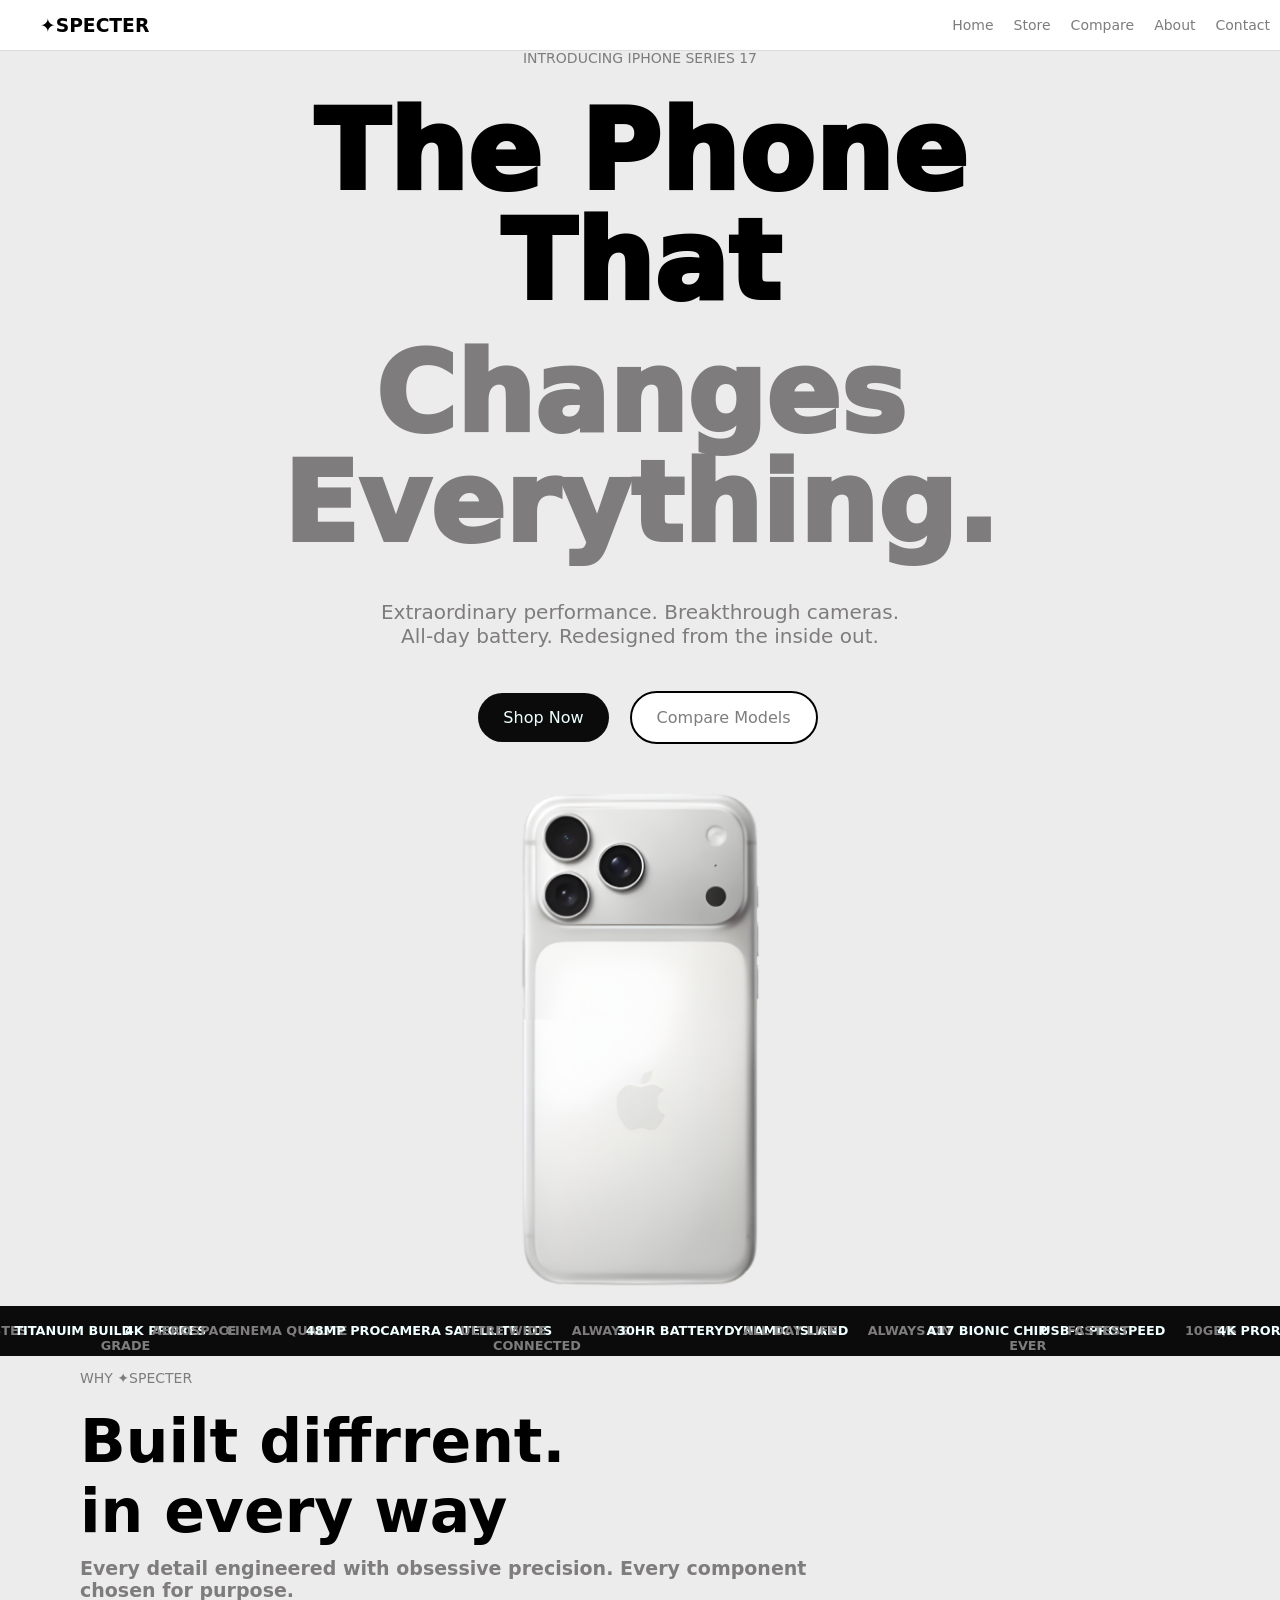
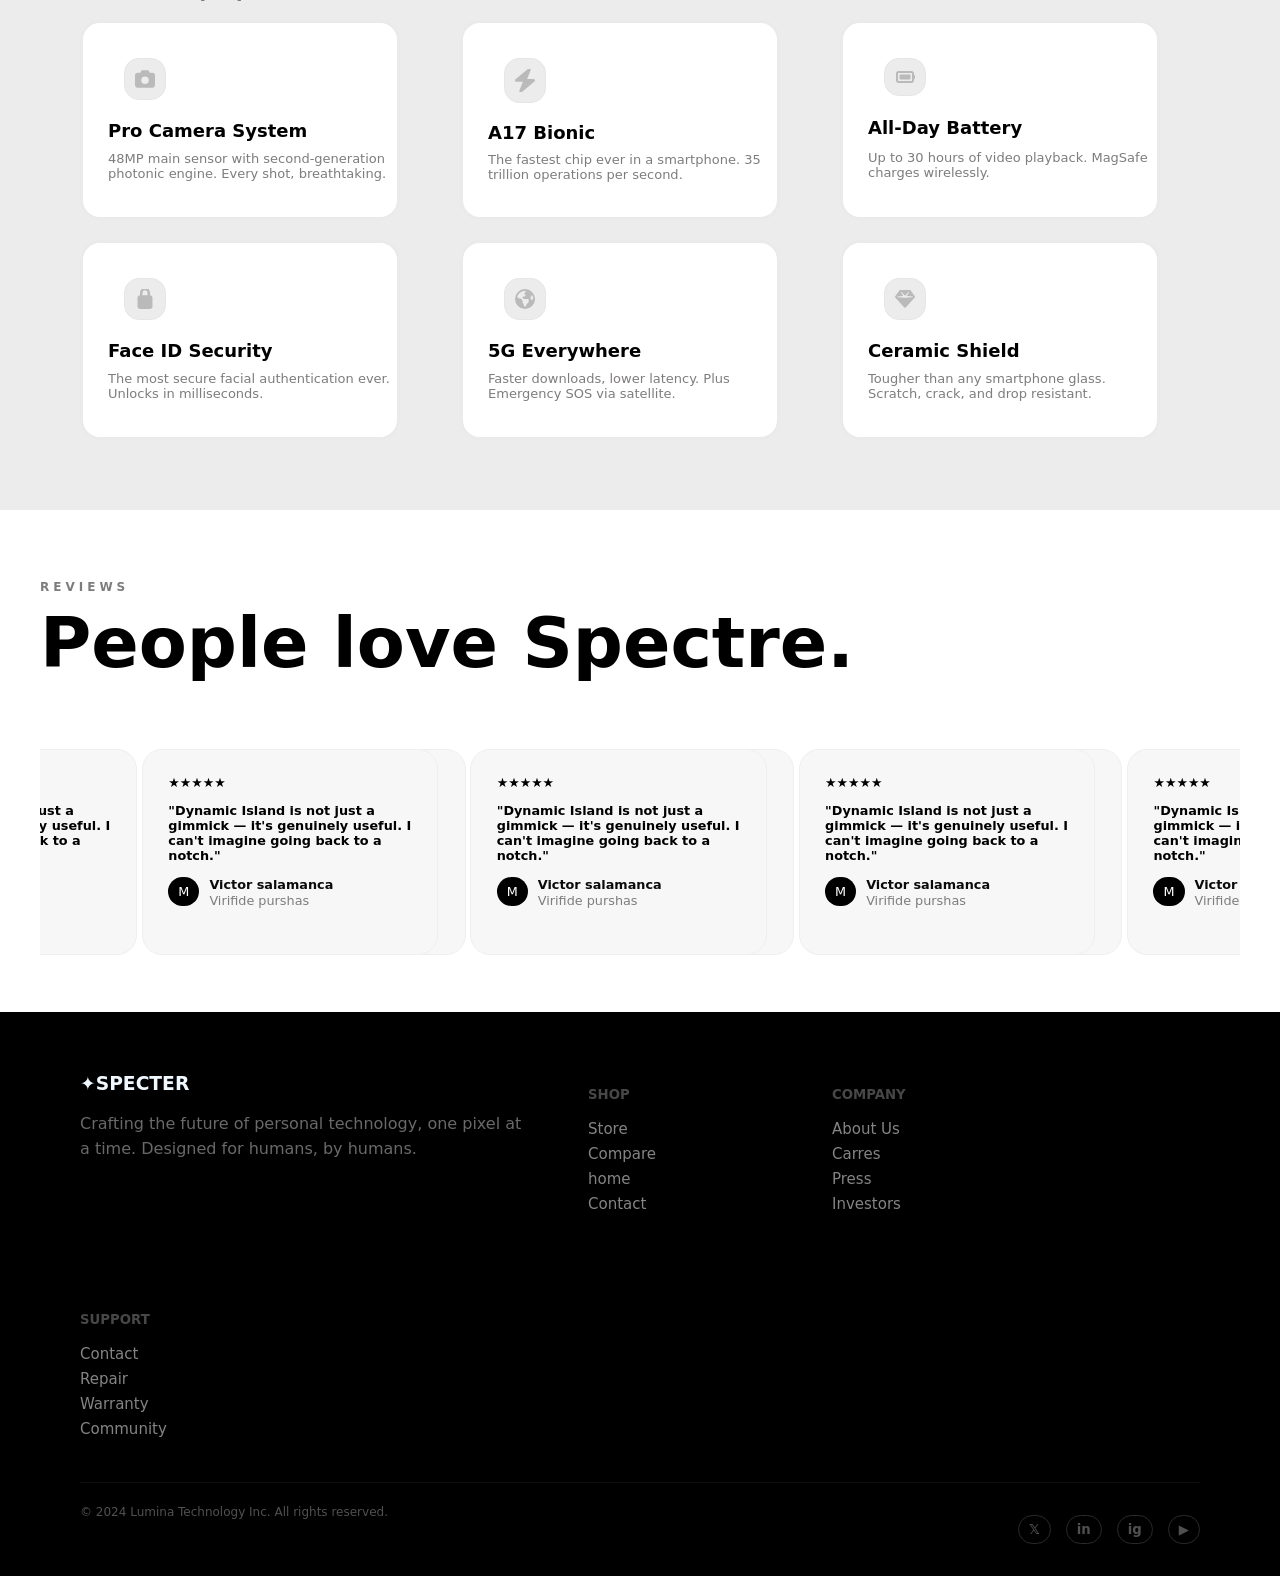
<file: index.html>
<!DOCTYPE html>
<html lang="en">
<head>
    <meta charset="UTF-8">
    <meta name="viewport" content="width=device-width, initial-scale=1.0">
    <title>Document</title>
    <link rel="stylesheet" href="style.css">
</head>
<body>
    <nav>
        <div>
            <h3>✦SPECTER</h3>
        </div>
        <div>
            <ul>
                <li><a href="index.html">Home</a></li>
                <li><a href="iphone2.html">Store</a></li>
                <li><a href="camparer.html">Compare</a></li>
                <li><a href="abot.html">About</a></li>
                <li><a href="#">Contact</a></li>
            </ul>
        </div>
    </nav>
    <section class="sec">
        <h3>INTRODUCING IPHONE SERIES 17</h3>
        <h1>The Phone<br> That </h1>
        <h1 class="h11" style="color: #7e7c7c;">Changes<br> Everything.</h1>
        <p>Extraordinary performance. Breakthrough cameras.<br> 
        All-day battery. Redesigned from the inside out.</p>
        <div>
            <a class="bb" style="color: azure;" href="">Shop Now</a>
            <a class="ww"  href="">Compare Models</a>
        </div>
        <img width="700px" src="apple-iphone-17-pro-max-apple-a19-pro-3-nm-17-pro-max-silber-silber-guenstig-gebraucht-kaufen-01-removebg-preview_upscayl_5x_upscayl-standard-4x.png" alt="">
    </section>
    
  <div class="carousel">
    <div class="groop">
        <h3>TITANUIM BUILD <span>AEROSPACE GRADE</span></h3>    
        <h3>48MP PROCAMERA <span>ULTRE WIDE</span></h3>    
        <h3>30HR BATTERY <span>ALL DAY LIFE</span></h3>    
        <h3>A17 BIONIC CHIP <span>FASTEST EVER</span></h3>    
        <h3>4K PRORES <span>CINEMA QUALITE</span></h3>    
        <h3>SATELLITE SOS <span>ALWAYS CONNECTED</span></h3>    
        <h3>DYNAMIC ISLAND <span>ALWAYS ON</span></h3>    
        <h3>USB-C PROSPEED <span>10GB/S</span></h3>    
         
    </div>
     <div aria-hidden class="groop">
        <h3>TITANUIM BUILD <span>AEROSPACE GRADE</span></h3>    
        <h3>48MP PROCAMERA <span>ULTRE WIDE</span></h3>    
        <h3>30HR BATTERY <span>ALL DAY LIFE</span></h3>    
        <h3>A17 BIONIC CHIP <span>FASTEST EVER</span></h3>    
        <h3>4K PRORES <span>CINEMA QUALITE</span></h3>    
        <h3>SATELLITE SOS <span>ALWAYS CONNECTED</span></h3>    
        <h3>DYNAMIC ISLAND <span>ALWAYS ON</span></h3>    
        <h3>USB-C PROSPEED <span>10GB/S</span></h3>    
       
     </div>
  </div>
  <section class="why">
    <h3>WHY ✦SPECTER</h3>
    <h1>Built diffrrent.<br>in every way</h1>
    <p>Every detail engineered with obsessive precision. Every component <br> chosen for purpose.</p>
</section>
<div class="cont">
    <div><svg width="20px" xmlns="http://www.w3.org/2000/svg" viewBox="0 0 512 512"><path fill="rgb(186, 186, 186)" d="M149.1 64.8L138.7 96 64 96C28.7 96 0 124.7 0 160L0 416c0 35.3 28.7 64 64 64l384 0c35.3 0 64-28.7 64-64l0-256c0-35.3-28.7-64-64-64l-74.7 0-10.4-31.2C356.4 45.2 338.1 32 317.4 32L194.6 32c-20.7 0-39 13.2-45.5 32.8zM256 192a96 96 0 1 1 0 192 96 96 0 1 1 0-192z"/></svg>
    <h3>Pro Camera System</h3>
    <p>48MP main sensor with second-generation photonic engine. Every shot, breathtaking.</p>
    </div>
    <div><svg width="20px" xmlns="http://www.w3.org/2000/svg" viewBox="0 0 448 512"><path fill="rgb(186, 186, 186)" d="M338.8-9.9c11.9 8.6 16.3 24.2 10.9 37.8L271.3 224 416 224c13.5 0 25.5 8.4 30.1 21.1s.7 26.9-9.6 35.5l-288 240c-11.3 9.4-27.4 9.9-39.3 1.3s-16.3-24.2-10.9-37.8L176.7 288 32 288c-13.5 0-25.5-8.4-30.1-21.1s-.7-26.9 9.6-35.5l288-240c11.3-9.4 27.4-9.9 39.3-1.3z"/></svg>
    <h3>A17 Bionic</h3>
    <p>The fastest chip ever in a smartphone. 35 trillion operations per second.</p>
    </div>
    <div><svg width="20px" xmlns="http://www.w3.org/2000/svg" viewBox="0 0 640 512"><path fill="rgb(186, 186, 186)" d="M528 128c8.8 0 16 7.2 16 16l0 224c0 8.8-7.2 16-16 16l-416 0c-8.8 0-16-7.2-16-16l0-224c0-8.8 7.2-16 16-16l416 0zM112 64c-44.2 0-80 35.8-80 80l0 224c0 44.2 35.8 80 80 80l416 0c44.2 0 80-35.8 80-80l0-48c17.7 0 32-14.3 32-32l0-64c0-17.7-14.3-32-32-32l0-48c0-44.2-35.8-80-80-80L112 64zm56 112c-13.3 0-24 10.7-24 24l0 112c0 13.3 10.7 24 24 24l304 0c13.3 0 24-10.7 24-24l0-112c0-13.3-10.7-24-24-24l-304 0z"/></svg>
    <h3>All-Day Battery</h3>
    <p>Up to 30 hours of video playback. MagSafe charges wirelessly.</p>
    </div>
    <div><svg width="20px" height="20px" xmlns="http://www.w3.org/2000/svg" viewBox="0 0 384 512"><path fill="rgb(186, 186, 186)" d="M128 96l0 64 128 0 0-64c0-35.3-28.7-64-64-64s-64 28.7-64 64zM64 160l0-64C64 25.3 121.3-32 192-32S320 25.3 320 96l0 64c35.3 0 64 28.7 64 64l0 224c0 35.3-28.7 64-64 64L64 512c-35.3 0-64-28.7-64-64L0 224c0-35.3 28.7-64 64-64z"/></svg>
    <h3>Face ID Security</h3>
    <p>The most secure facial authentication ever. Unlocks in milliseconds.</p>
    </div>
    <div><svg width="20px" xmlns="http://www.w3.org/2000/svg" viewBox="0 0 512 512"><path fill="rgb(186, 186, 186)" d="M55.7 199.7l30.9 30.9c6 6 14.1 9.4 22.6 9.4l21.5 0c8.5 0 16.6 3.4 22.6 9.4l29.3 29.3c6 6 9.4 14.1 9.4 22.6l0 37.5c0 8.5 3.4 16.6 9.4 22.6l13.3 13.3c6 6 9.4 14.1 9.4 22.6l0 18.7c0 17.7 14.3 32 32 32s32-14.3 32-32l0-2.7c0-8.5 3.4-16.6 9.4-22.6l45.3-45.3c6-6 9.4-14.1 9.4-22.6l0-34.7c0-17.7-14.3-32-32-32l-82.7 0c-8.5 0-16.6-3.4-22.6-9.4l-16-16c-4.2-4.2-6.6-10-6.6-16 0-12.5 10.1-22.6 22.6-22.6l34.7 0c12.5 0 22.6-10.1 22.6-22.6 0-6-2.4-11.8-6.6-16l-19.7-19.7C242 130 240 125.1 240 120s2-10 5.7-13.7l17.3-17.3c5.8-5.8 9.1-13.7 9.1-21.9 0-7.2-2.4-13.7-6.4-18.9-3.2-.1-6.4-.2-9.6-.2-95.4 0-175.7 64.2-200.3 151.7zM464 256c0-34.6-8.4-67.2-23.4-95.8-6.4 .9-12.7 3.9-17.9 9.1l-13.4 13.4c-6 6-9.4 14.1-9.4 22.6l0 34.7c0 17.7 14.3 32 32 32l24.1 0c2.5 0 5-.3 7.3-.8 .4-5 .5-10.1 .5-15.2zM0 256a256 256 0 1 1 512 0 256 256 0 1 1 -512 0z"/></svg>
    <h3>5G Everywhere</h3>
    <p>Faster downloads, lower latency. Plus Emergency SOS via satellite.</p>
    </div>
    <div><svg width="20px" xmlns="http://www.w3.org/2000/svg" viewBox="0 0 512 512"><path fill="rgb(186, 186, 186)" d="M116.7 33.8c4.5-6.1 11.7-9.8 19.3-9.8l240 0c7.6 0 14.8 3.6 19.3 9.8l112 152c6.8 9.2 6.1 21.9-1.5 30.4l-232 256c-4.5 5-11 7.9-17.8 7.9s-13.2-2.9-17.8-7.9l-232-256c-7.7-8.5-8.3-21.2-1.5-30.4l112-152zm38.5 39.8c-3.3 2.5-4.2 7-2.1 10.5L210.5 179.8 63.3 192c-4.1 .3-7.3 3.8-7.3 8s3.2 7.6 7.3 8l192 16c.4 0 .9 0 1.3 0l192-16c4.1-.3 7.3-3.8 7.3-8s-3.2-7.6-7.3-8l-147.2-12.3 57.4-95.6c2.1-3.5 1.2-8.1-2.1-10.5s-7.9-2-10.7 1L256 172.2 165.9 74.6c-2.8-3-7.4-3.4-10.7-1z"/></svg>
    <h3>Ceramic Shield</h3>
    <p>Tougher than any smartphone glass. Scratch, crack, and drop resistant.</p>
    </div>
</div>
    <section class="REV">
        <div class="pp">
            <h5>REVIEWS</h5>
            <h1>People love Spectre.</h1>
        </div>
         <div class="carousel2">
    <div class="groop2">
        <div class="co">★★★★★
            <p>"Dynamic Island is not just a gimmick — it's genuinely useful. I can't imagine going back to a notch."</p>
            <div class="peo"><div><span>M</span></div><div class="nam"><h4>Victor salamanca</h4>Virifide purshas</div></div>
        </div>
        <div class="co">★★★★★
            <p>"Dynamic Island is not just a gimmick — it's genuinely useful. I can't imagine going back to a notch."</p>
            <div class="peo"><div><span>M</span></div><div class="nam"><h4>Victor salamanca</h4>Virifide purshas</div></div>
        </div>
        <div class="co">★★★★★
            <p>"Dynamic Island is not just a gimmick — it's genuinely useful. I can't imagine going back to a notch."</p>
            <div class="peo"><div><span>M</span></div><div class="nam"><h4>Victor salamanca</h4>Virifide purshas</div></div>
        </div>
        <div class="co">★★★★★
            <p>"Dynamic Island is not just a gimmick — it's genuinely useful. I can't imagine going back to a notch."</p>
            <div class="peo"><div><span>M</span></div><div class="nam"><h4>Victor salamanca</h4>Virifide purshas</div></div>
        </div>
        <div class="co">★★★★★
            <p>"Dynamic Island is not just a gimmick — it's genuinely useful. I can't imagine going back to a notch."</p>
            <div class="peo"><div><span>M</span></div><div class="nam"><h4>Victor salamanca</h4>Virifide purshas</div></div>
        </div>
        <div class="co">★★★★★
            <p>"Dynamic Island is not just a gimmick — it's genuinely useful. I can't imagine going back to a notch."</p>
            <div class="peo"><div><span>M</span></div><div class="nam"><h4>Victor salamanca</h4>Virifide purshas</div></div>
        </div>
        <div class="co">★★★★★
            <p>"Dynamic Island is not just a gimmick — it's genuinely useful. I can't imagine going back to a notch."</p>
            <div class="peo"><div><span>M</span></div><div class="nam"><h4>Victor salamanca</h4>Virifide purshas</div></div>
        </div>
        <div class="co">★★★★★
            <p>"Dynamic Island is not just a gimmick — it's genuinely useful. I can't imagine going back to a notch."</p>
            <div class="peo"><div><span>M</span></div><div class="nam"><h4>Victor salamanca</h4>Virifide purshas</div></div>
        </div>
         
    </div>
     <div aria-hidden class="groop2">
      <div class="co">★★★★★
            <p>"Dynamic Island is not just a gimmick — it's genuinely useful. I can't imagine going back to a notch."</p>
            <div class="peo"><div><span>M</span></div><div class="nam"><h4>Victor salamanca</h4>Virifide purshas</div></div>
        </div>
        <div class="co">★★★★★
            <p>"Dynamic Island is not just a gimmick — it's genuinely useful. I can't imagine going back to a notch."</p>
            <div class="peo"><div><span>M</span></div><div class="nam"><h4>Victor salamanca</h4>Virifide purshas</div></div>
        </div>
        <div class="co">★★★★★
            <p>"Dynamic Island is not just a gimmick — it's genuinely useful. I can't imagine going back to a notch."</p>
            <div class="peo"><div><span>M</span></div><div class="nam"><h4>Victor salamanca</h4>Virifide purshas</div></div>
        </div>
        <div class="co">★★★★★
            <p>"Dynamic Island is not just a gimmick — it's genuinely useful. I can't imagine going back to a notch."</p>
            <div class="peo"><div><span>M</span></div><div class="nam"><h4>Victor salamanca</h4>Virifide purshas</div></div>
        </div>
        <div class="co">★★★★★
            <p>"Dynamic Island is not just a gimmick — it's genuinely useful. I can't imagine going back to a notch."</p>
            <div class="peo"><div><span>M</span></div><div class="nam"><h4>Victor salamanca</h4>Virifide purshas</div></div>
        </div>
        <div class="co">★★★★★
            <p>"Dynamic Island is not just a gimmick — it's genuinely useful. I can't imagine going back to a notch."</p>
            <div class="peo"><div><span>M</span></div><div class="nam"><h4>Victor salamanca</h4>Virifide purshas</div></div>
        </div>
        <div class="co">★★★★★
            <p>"Dynamic Island is not just a gimmick — it's genuinely useful. I can't imagine going back to a notch."</p>
            <div class="peo"><div><span>M</span></div><div class="nam"><h4>Victor salamanca</h4>Virifide purshas</div></div>
        </div>
        <div class="co">★★★★★
            <p>"Dynamic Island is not just a gimmick — it's genuinely useful. I can't imagine going back to a notch."</p>
            <div class="peo"><div><span>M</span></div><div class="nam"><h4>Victor salamanca</h4>Virifide purshas</div></div>
        </div>
       
     </div>
  </div>
</section>
<footer>
    <div class="main">

        <div class="inf" style="width: 40%;color: aliceblue;">
            <h3 style="margin-bottom: -1px;">✦SPECTER</h3>
            <p style="color: dimgrey;">Crafting the future of personal technology,
                 one pixel at a time. Designed for humans, by humans.</p>
        </div>
        <div class="inf" style="margin-left: 40px;">
            <h5>SHOP</h5>
            <a href="">Store</a>
            <a href="">Compare</a>
            <a href="">home</a>
            <a href="">Contact</a>
        </div>
        <div class="inf">
            <h5>COMPANY</h5>
            <a href="">About Us</a>
            <a href="">Carres</a>
            <a href="">Press</a>
            <a href="">Investors</a>
        </div>
        <div class="inf">
            <h5>SUPPORT</h5>
            <a href="">Contact</a>
            <a href="">Repair</a>
            <a href="">Warranty</a>
            <a href="">Community</a>
        </div>
    </div>
    <div class="smal">
        <p>© 2024 Lumina Technology Inc. All rights reserved.</p>
        <div class="na">
            <h5>𝕏</h5>
            <h5>in</h5>
            <h5>ig</h5>
            <h5>▶</h5>
        </div>
    </div>
</footer>
</body>
</html>
</file>
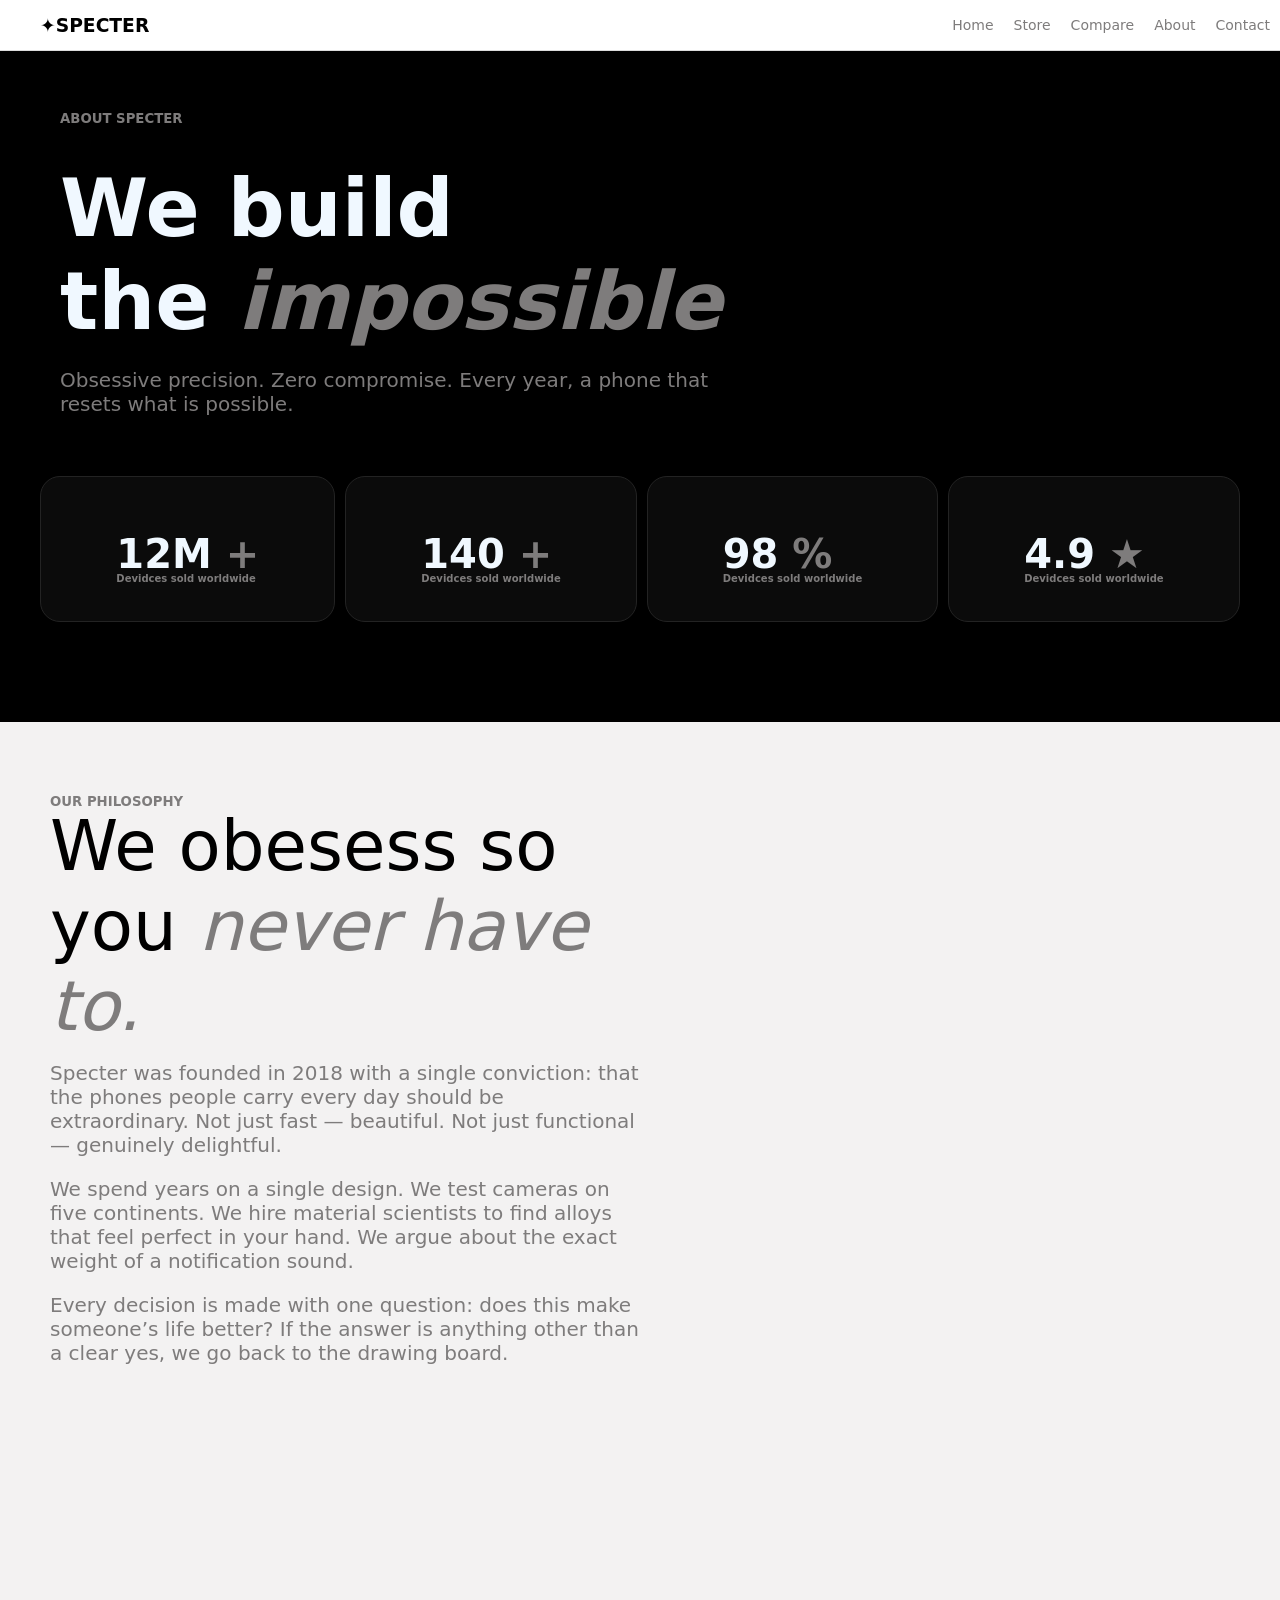
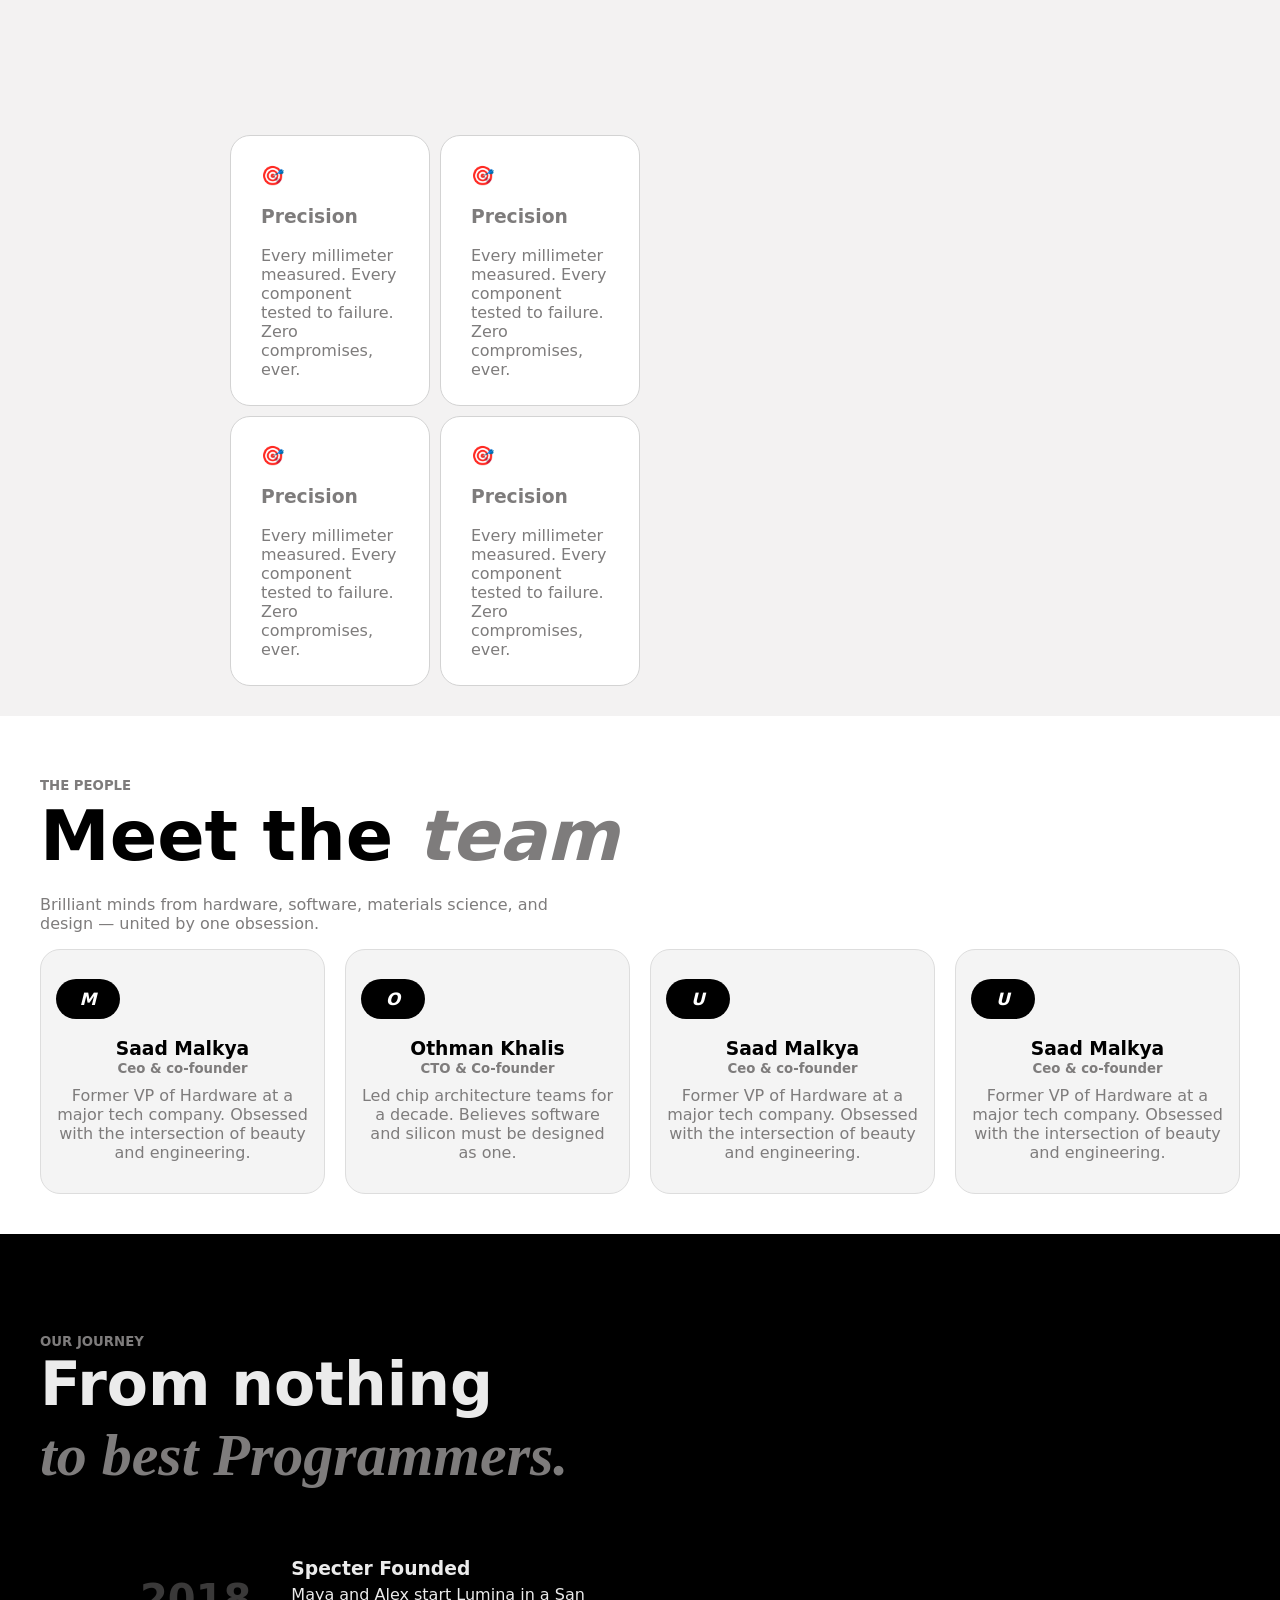
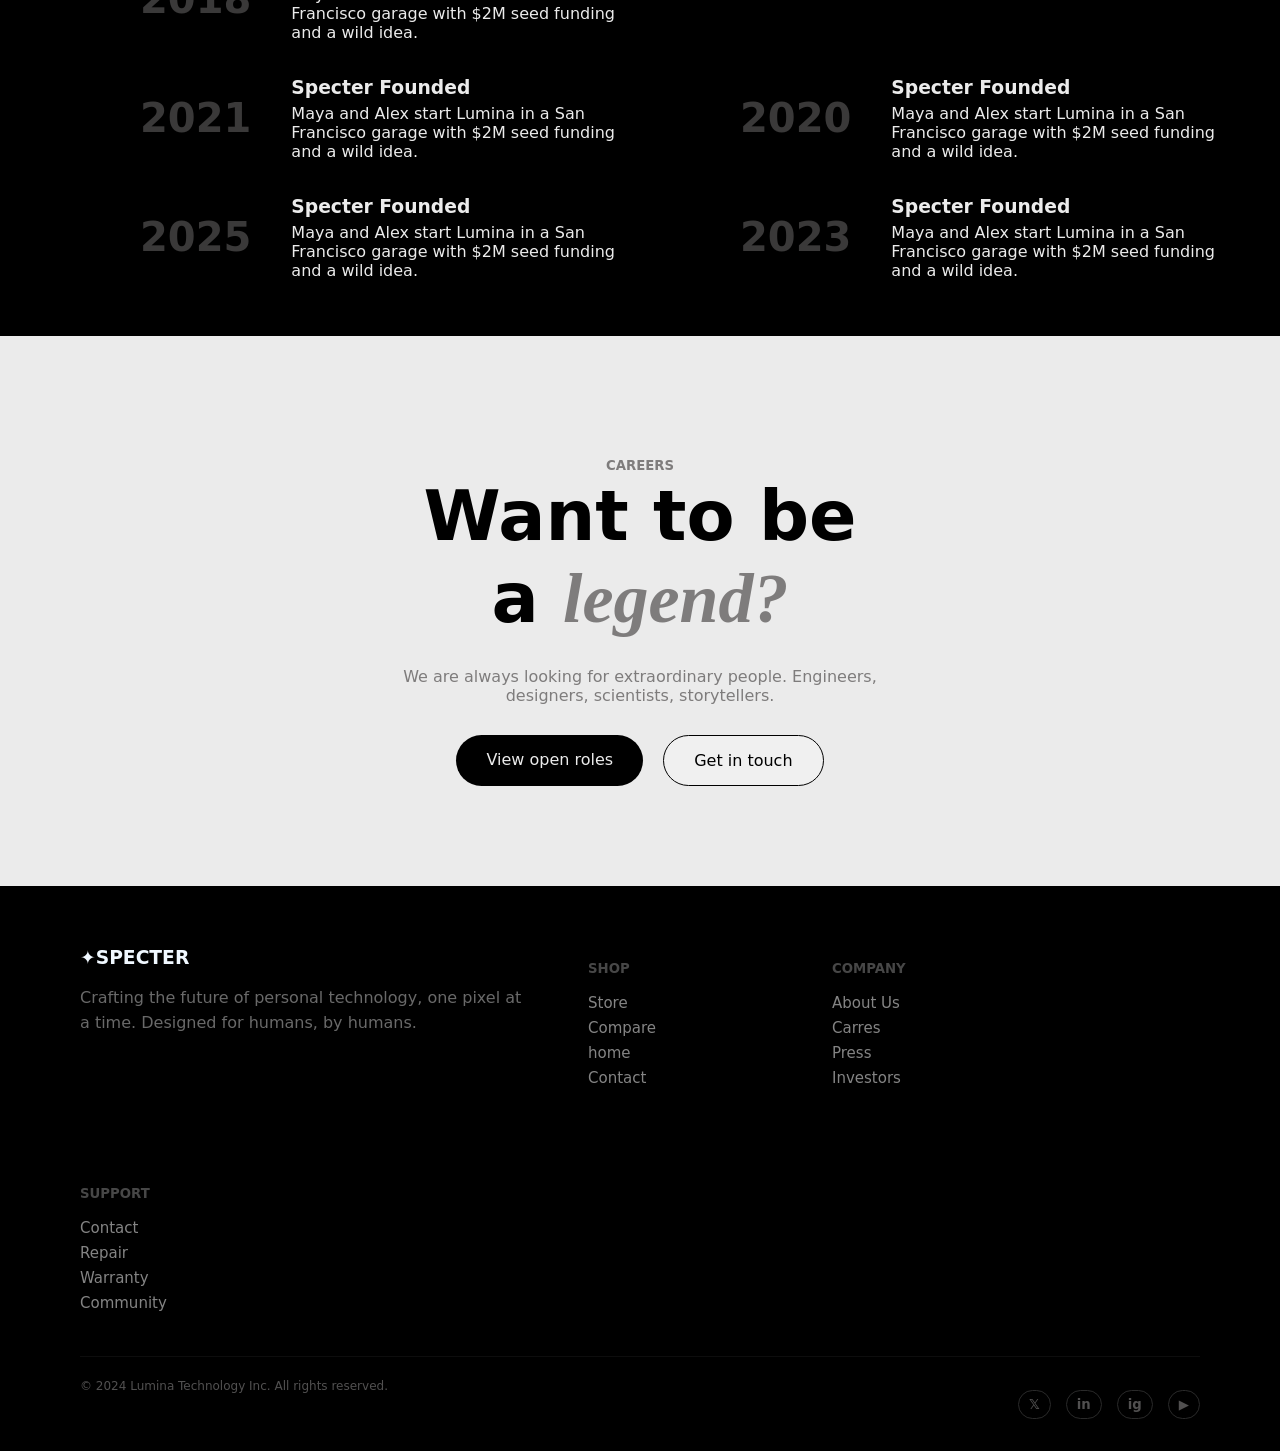
<file: abot.html>
<!DOCTYPE html>
<html lang="en">
<head>
    <meta charset="UTF-8">
    <meta name="viewport" content="width=device-width, initial-scale=1.0">
    <title>Document</title>
    <link rel="stylesheet" href="abot.css">
</head>
<body>
    <nav>
    <div>
      <h3>✦SPECTER</h3>
    </div>
    <div>
      <ul>
        <li><a href="index.html">Home</a></li>
        <li><a href="iphone2.html">Store</a></li>
        <li><a href="camparer.html">Compare</a></li>
        <li><a href="abot.css">About</a></li>
        <li><a href="#">Contact</a></li>
      </ul>
    </div>
  </nav>
  <div class="hero">
    <h5>ABOUT SPECTER</h5>
    <h2>We build <br> the <span>impossible</span> </h2>
    <p>Obsessive precision. Zero compromise. Every year, a phone that <br> resets what is possible.</p>
  </div>
  <section class="pub">
    <div class="f1">
      <h2>12M <span>+</span> </h2>
      <h5>Devidces sold worldwide</h5>
    </div>
    <div class="f2">
      <h2>140 <span>+</span></h2>
      <h5>Devidces sold worldwide</h5>
    </div>
    <div class="f3">
      <h2>98 <span>%</span></h2>
      <h5>Devidces sold worldwide</h5>
    </div>
    <div class="f4">
      <h2>4.9 <span>★</span></h2>
      <h5>Devidces sold worldwide</h5>
    </div>
  </section>
  <section class="white">
    <div class="infoo">
      <h5>OUR PHILOSOPHY</h5>
      <h2>We obesess so you <span>never have to.</span> </h2>
      <p>Specter was founded in 2018 with a single conviction: that the phones people carry every day should be extraordinary. Not just fast — beautiful. Not just functional — genuinely delightful.</p>
      <p>We spend years on a single design. We test cameras on five continents. We hire material scientists to find alloys that feel perfect in your hand. We argue about the exact weight of a notification sound.</p>
      <p>Every decision is made with one question: does this make someone’s life better? If the answer is anything other than a clear yes, we go back to the drawing board.</p>
    </div>
    <div class="cubes">
      <div class="lin">
        <div class="col">
          <h3>🎯</h3>
          <h3>Precision</h3>
          <p>Every millimeter measured. Every component tested to failure. Zero compromises, ever.</p>
        </div>
        <div class="col">
           <h3>🎯</h3>
          <h3>Precision</h3>
          <p>Every millimeter measured. Every component tested to failure. Zero compromises, ever.</p>
        </div>
      </div>
      <div class="lin">
        <div class="col">
           <h3>🎯</h3>
          <h3>Precision</h3>
          <p>Every millimeter measured. Every component tested to failure. Zero compromises, ever.</p>
        </div>
        <div class="col">
           <h3>🎯</h3>
          <h3>Precision</h3>
          <p>Every millimeter measured. Every component tested to failure. Zero compromises, ever.</p>
        </div>
      </div>
    </div>
  </section>
  <section class="teem">
    <div class="hos">
      <h5>THE PEOPLE</h5>
      <h2>Meet the <span>team</span> </h2>
      <p>Brilliant minds from hardware, software, materials science, and <br> design — united by one obsession.</p>
    </div>
    <div class="peop">
      <div class="afrad">
        <h1>M <span class="hid">ALKYA SAAD</span></h1>
        <h3>Saad Malkya</h5>
          <h5>Ceo & co-founder</h5>
          <p>Former VP of Hardware at a major tech company. Obsessed with the intersection of beauty and engineering.</p>
      </div>
      <div class="afrad">
        <h1>O <span class="hid">THMAN KHALIS</span></h1>
        <h3>Othman Khalis</h5>
          <h5>CTO & Co-founder</h5>
          <p>Led chip architecture teams for a decade. Believes software and silicon must be designed as one.</p>
      </div>
      <div class="afrad">
        <h1>U<span class="hid">NKNOWN PERSON</span></h1>
        <h3>Saad Malkya</h5>
          <h5>Ceo & co-founder</h5>
          <p>Former VP of Hardware at a major tech company. Obsessed with the intersection of beauty and engineering.</p>
      </div>
      <div class="afrad">
        <h1>U <span class="hid">NKNOWN PERSON</span></h1>
        <h3>Saad Malkya</h5>
          <h5>Ceo & co-founder</h5>
          <p>Former VP of Hardware at a major tech company. Obsessed with the intersection of beauty and engineering.</p>
      </div>
    </div>
  </section>
  <section class="dream">
    <div class="best">
      <h5>OUR JOURNEY</h5>
      <h2>From nothing <br><span>to best Programmers.</span></h2>
    </div>
    <div class="time">
      <div class="era">
        <div>
          <h2>2018</h2>
        </div>
        <div>
          <h3>Specter Founded</h3>
          <p>Maya and Alex start Lumina in a San Francisco garage with $2M seed funding and a wild idea.</p>
        </div>
      </div>
      <div class="era" style="float: right;">
        <div>
          <h2>2020</h2>
        </div>
        <div>
          <h3>Specter Founded</h3>
          <p>Maya and Alex start Lumina in a San Francisco garage with $2M seed funding and a wild idea.</p>
        </div>
      </div>
      <div class="era">
        <div>
          <h2>2021</h2>
        </div>
        <div>
          <h3>Specter Founded</h3>
          <p>Maya and Alex start Lumina in a San Francisco garage with $2M seed funding and a wild idea.</p>
        </div>
      </div>
       <div class="era" style="float: right;">
        <div>
          <h2>2023</h2>
        </div>
        <div>
          <h3>Specter Founded</h3>
          <p>Maya and Alex start Lumina in a San Francisco garage with $2M seed funding and a wild idea.</p>
        </div>
      </div>
       <div class="era">
        <div>
          <h2>2025</h2>
        </div>
        <div>
          <h3>Specter Founded</h3>
          <p>Maya and Alex start Lumina in a San Francisco garage with $2M seed funding and a wild idea.</p>
        </div>
      </div>
    </div>
  </section>
  <section class="join">
    <h5>CAREERS</h5>
    <h2>Want to be <br>a <span>legend?</span></h2>
    <p>We are always looking for extraordinary people. Engineers,<br> designers, scientists, storytellers.</p>
    <div>
      <a href="" class="us">View open roles</a>
      <a href="" class="us2">Get in touch</a>
    </div>
  </section>


  <footer>
    <div class="main">

        <div class="inf" style="width: 40%;color: aliceblue;">
            <h3 style="margin-bottom: -1px;">✦SPECTER</h3>
            <p style="color: dimgrey;">Crafting the future of personal technology,
                 one pixel at a time. Designed for humans, by humans.</p>
        </div>
        <div class="inf" style="margin-left: 40px;">
            <h5>SHOP</h5>
            <a href="">Store</a>
            <a href="">Compare</a>
            <a href="">home</a>
            <a href="">Contact</a>
        </div>
        <div class="inf">
            <h5>COMPANY</h5>
            <a href="">About Us</a>
            <a href="">Carres</a>
            <a href="">Press</a>
            <a href="">Investors</a>
        </div>
        <div class="inf">
            <h5>SUPPORT</h5>
            <a href="">Contact</a>
            <a href="">Repair</a>
            <a href="">Warranty</a>
            <a href="">Community</a>
        </div>
    </div>
    <div class="smal">
        <p>© 2024 Lumina Technology Inc. All rights reserved.</p>
        <div class="na">
            <h5>𝕏</h5>
            <h5>in</h5>
            <h5>ig</h5>
            <h5>▶</h5>
        </div>
    </div>
</footer>
</body>
</html>
</file>
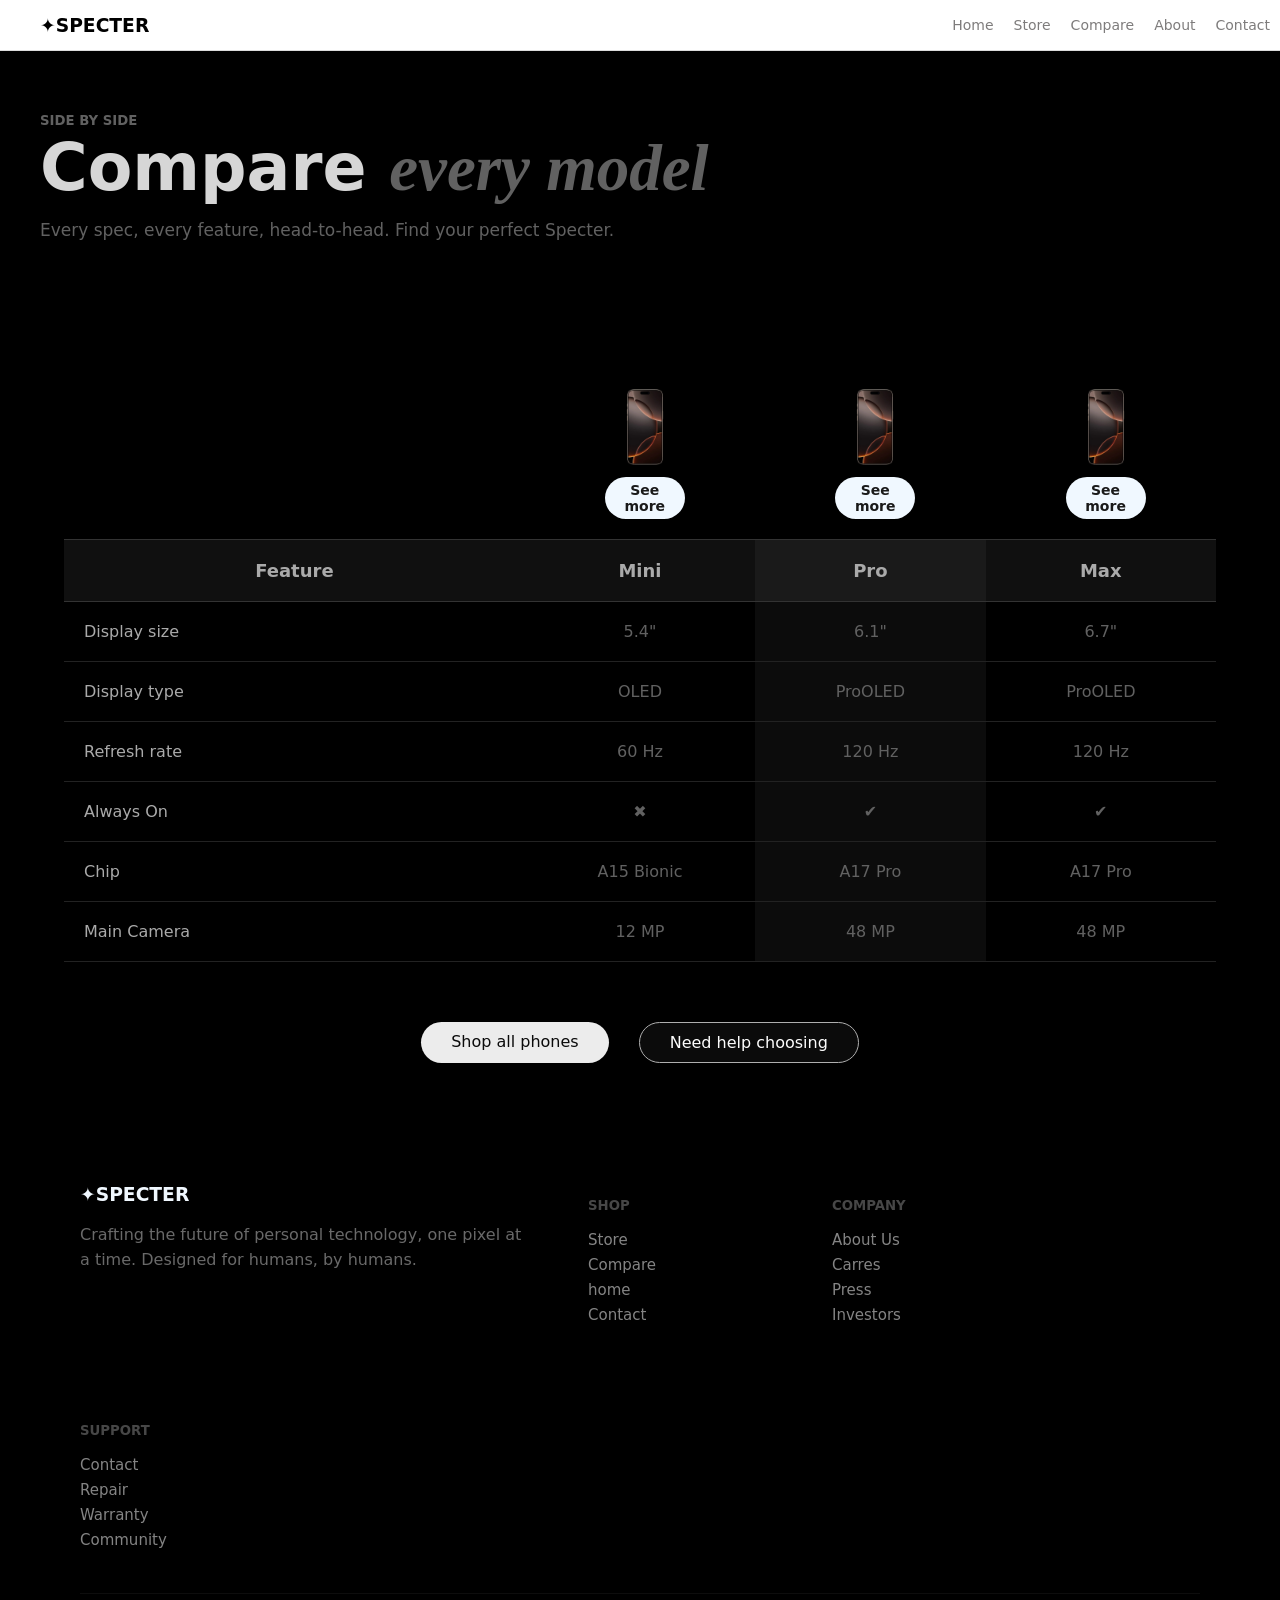
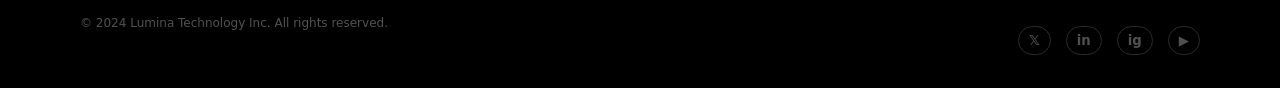
<file: camparer.html>
<!DOCTYPE html>
<html lang="en">
<head>
  <meta charset="UTF-8">
  <meta name="viewport" content="width=device-width, initial-scale=1.0">
  <title>Document</title>
  <link rel="stylesheet" href="comp.css">
  <style>
  </style>
</head>
<body>
  <nav>
    <div>
      <h3>✦SPECTER</h3>
    </div>
    <div>
      <ul>
        <li><a href="index.html">Home</a></li>
        <li><a href="iphone2.html">Store</a></li>
        <li><a href="#">Compare</a></li>
        <li><a href="abot.html">About</a></li>
        <li><a href="#">Contact</a></li>
      </ul>
    </div>
  </nav>
 
  <section class="co">
    <h5>SIDE BY SIDE</h5>
    <h2>Compare <span>every model</span></h2>
    <p>Every spec, every feature, head-to-head. Find your perfect Specter.</p>
  </section>
  <section class="compare">

<table>
  <thead>
    <tr>
      <th style="visibility: hidden;">Feature</th>
      <th ><div style="display: flex;flex-direction: column;text-align: center;justify-content: center;margin-left: 50px;" ><img  width="100px" src="iPhone_16_Pro_Max_Desert_Titanium_PDP_Image_Position_1b__GBEN_cd5252e8-353e-41f4-b02d-f6d68e638dd6_2048x-removebg-preview.png" alt=""><a style="margin-left: 10px;background-color: aliceblue;color: #1a1a1a;text-decoration: none;border-radius: 30px;padding: 5px 5px;font-size: 14px;width: 70px;" href="">See more</a></div></th>
      <th ><div style="display: flex;flex-direction: column;text-align: center;justify-content: center;margin-left: 50px;" ><img  width="100px" src="iPhone_16_Pro_Max_Desert_Titanium_PDP_Image_Position_1b__GBEN_cd5252e8-353e-41f4-b02d-f6d68e638dd6_2048x-removebg-preview.png" alt=""><a style="margin-left: 10px;background-color: aliceblue;color: #1a1a1a;text-decoration: none;border-radius: 30px;padding: 5px 5px;font-size: 14px;width: 70px;" href="">See more</a></div></th>
      <th ><div style="display: flex;flex-direction: column;text-align: center;justify-content: center;margin-left: 50px;" ><img  width="100px" src="iPhone_16_Pro_Max_Desert_Titanium_PDP_Image_Position_1b__GBEN_cd5252e8-353e-41f4-b02d-f6d68e638dd6_2048x-removebg-preview.png" alt=""><a style="margin-left: 10px;background-color: aliceblue;color: #1a1a1a;text-decoration: none;border-radius: 30px;padding: 5px 5px;font-size: 14px;width: 70px;" href="">See more</a></div></th>
    </tr>
  </thead>
   <thead>
    <tr>
      <th style="background-color: rgb(16, 16, 16);">Feature</th>
      <th style="background-color:rgb(16, 16, 16) ;">Mini</th>
      <th style="background-color: #1a1a1a;">Pro</th>
      <th style="background-color: rgb(16, 16, 16);">Max</th>
    </tr>
  </thead>


  <tbody>
    <tr>
      <td>Display size</td>
      <td>5.4"</td>
      <td style="background-color: #18181880"; >6.1"</td>
      <td>6.7"</td>
    </tr>

    <tr>
      <td>Display type</td>
      <td>OLED</td>
      <td style="background-color: #18181880";>ProOLED</td>
      <td>ProOLED</td>
    </tr>

    <tr>
      <td>Refresh rate</td>
      <td>60 Hz</td>
      <td style="background-color: #18181880";>120 Hz</td>
      <td>120 Hz</td>
    </tr>

    <tr>
      <td>Always On</td>
      <td>✖</td>
      <td style="background-color: #18181880";>✔</td>
      <td>✔</td>
    </tr>

    <tr>
      <td>Chip</td>
      <td>A15 Bionic</td>
      <td style="background-color: #18181880";>A17 Pro</td>
      <td>A17 Pro</td>
    </tr>

    <tr>
      <td>Main Camera</td>
      <td>12 MP</td>
      <td style="background-color: #18181880;">48 MP</td>
      <td>48 MP</td>
    </tr>

  </tbody>
</table>
<div class="btn">
  <a href="" class="fir">Shop all phones</a>
  <a href="" class="two">Need help choosing</a>
</div>

</section>
<footer>
    <div class="main">

        <div class="inf" style="width: 40%;color: aliceblue;">
            <h3 style="margin-bottom: -1px;">✦SPECTER</h3>
            <p style="color: dimgrey;">Crafting the future of personal technology,
                 one pixel at a time. Designed for humans, by humans.</p>
        </div>
        <div class="inf" style="margin-left: 40px;">
            <h5>SHOP</h5>
            <a href="">Store</a>
            <a href="">Compare</a>
            <a href="">home</a>
            <a href="">Contact</a>
        </div>
        <div class="inf">
            <h5>COMPANY</h5>
            <a href="">About Us</a>
            <a href="">Carres</a>
            <a href="">Press</a>
            <a href="">Investors</a>
        </div>
        <div class="inf">
            <h5>SUPPORT</h5>
            <a href="">Contact</a>
            <a href="">Repair</a>
            <a href="">Warranty</a>
            <a href="">Community</a>
        </div>
    </div>
    <div class="smal">
        <p>© 2024 Lumina Technology Inc. All rights reserved.</p>
        <div class="na">
            <h5>𝕏</h5>
            <h5>in</h5>
            <h5>ig</h5>
            <h5>▶</h5>
        </div>
    </div>
</footer>
  
</body>
</html>
</file>
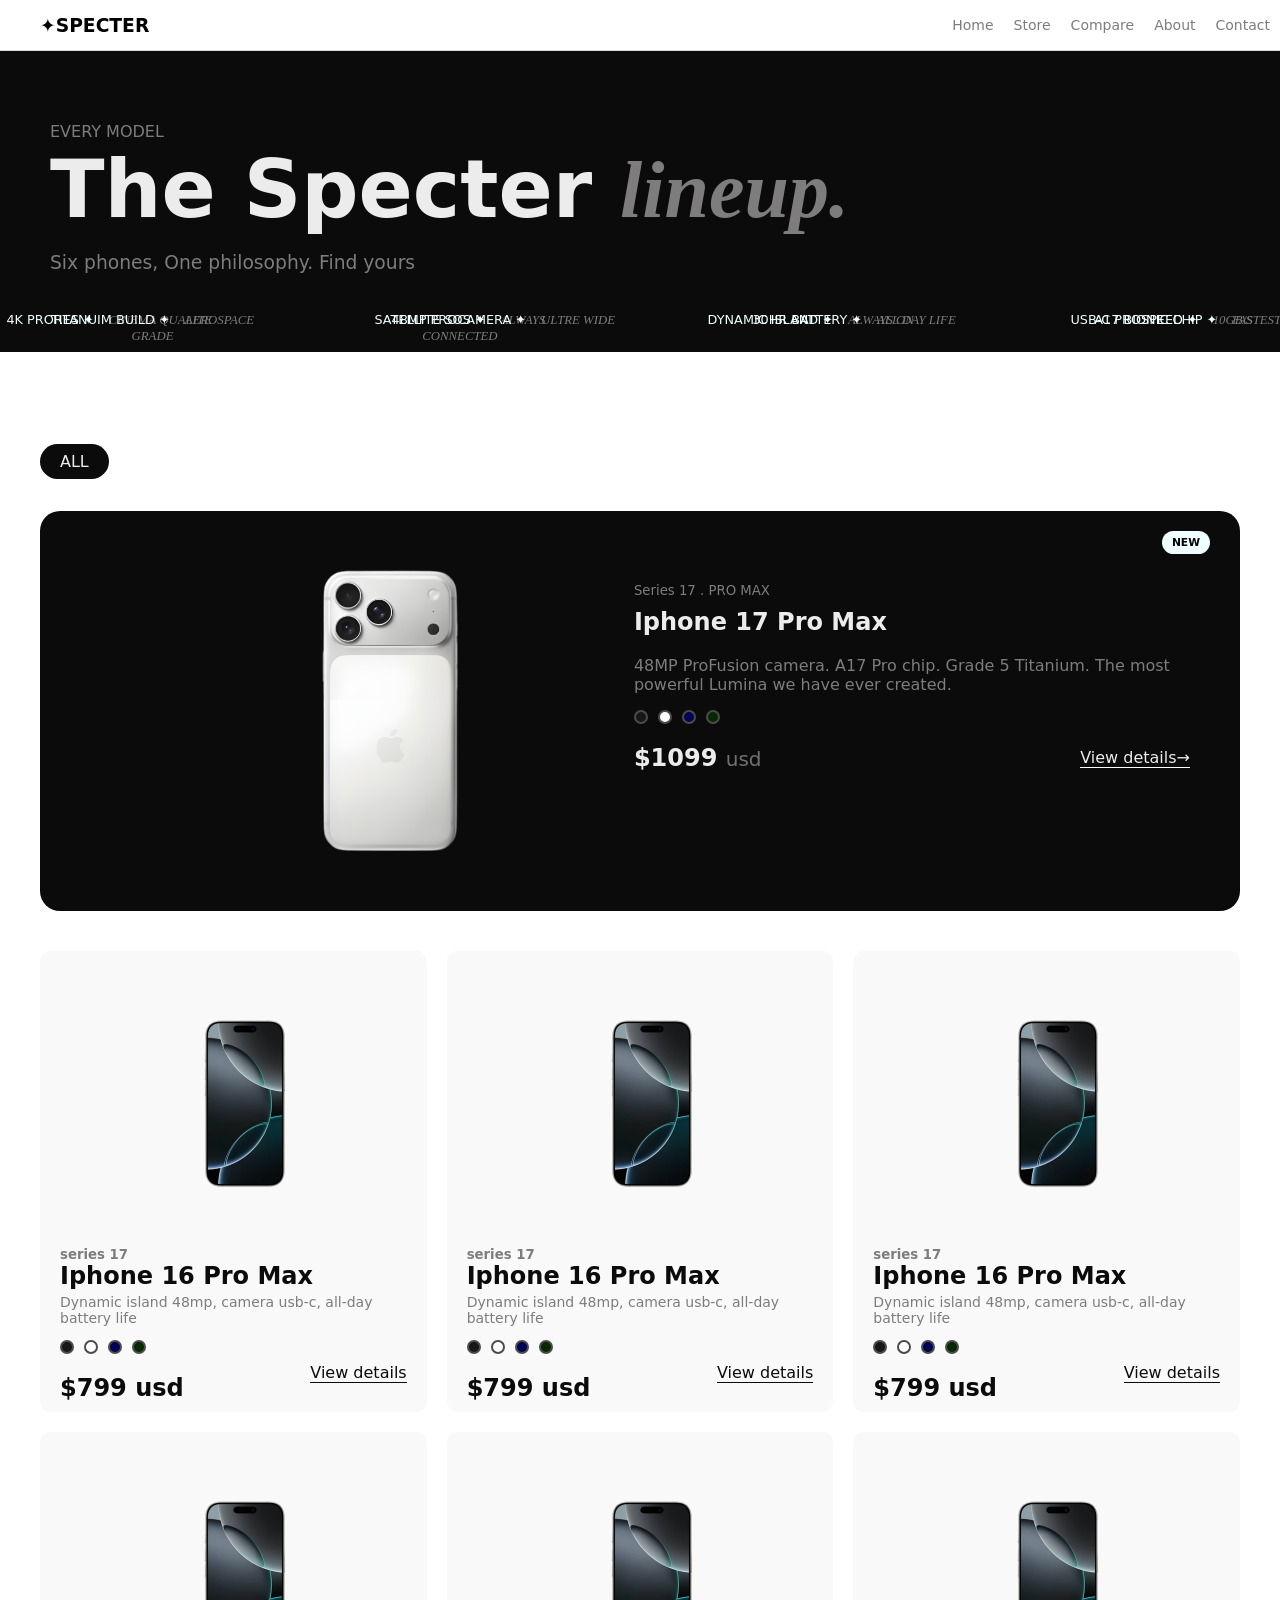
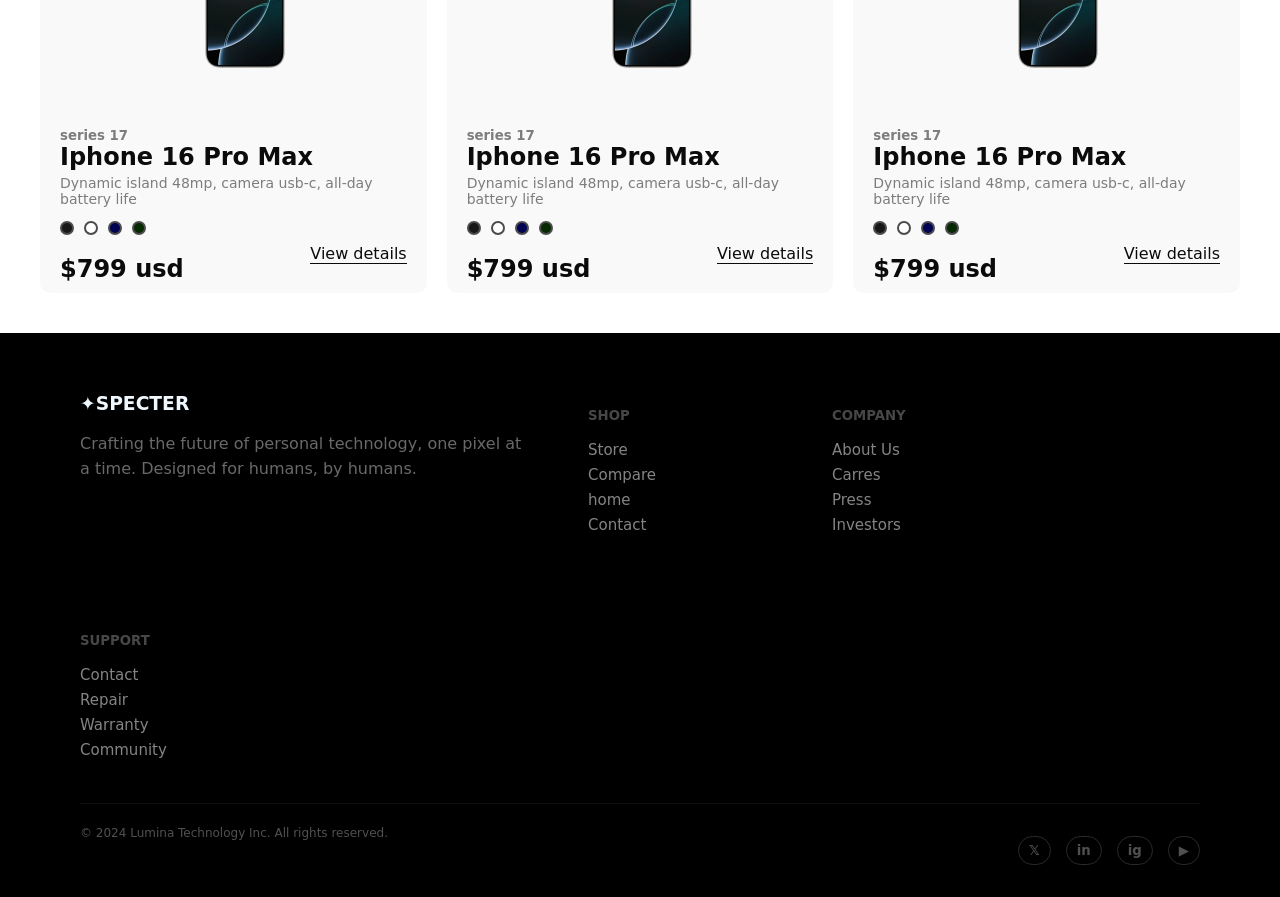
<file: iphone2.html>
<!DOCTYPE html>
<html lang="en">
<head>
    <meta charset="UTF-8">
    <meta name="viewport" content="width=device-width, initial-scale=1.0">
    <title>Document</title>
    <link rel="stylesheet" href="iphone2.css">
</head>
<body>
     <nav>
        <div>
            <h3>✦SPECTER</h3>
        </div>
        <div>
            <ul>
                <li><a href="index.html">Home</a></li>
                <li><a href="iphone2.html">Store</a></li>
                <li><a href="camparer.html">Compare</a></li>
                <li><a href="abot.html">About</a></li>
                <li><a href="#">Contact</a></li>
            </ul>
        </div>
    </nav>
    <section class="top">
        <h4>EVERY MODEL</h4>
        <h1>The Specter <span>lineup.</span></h1>
        <h3>Six phones, One philosophy. Find yours</h3>

         <div class="carousel">
    <div class="groop">
        <h3>TITANUIM BUILD ✦<span>AEROSPACE GRADE</span></h3>    
        <h3>48MP PROCAMERA ✦<span>ULTRE WIDE</span></h3>    
        <h3>30HR BATTERY ✦<span>ALL DAY LIFE</span></h3>    
        <h3>A17 BIONIC CHIP ✦<span>FASTEST EVER</span></h3>    
        <h3>4K PRORES ✦<span>CINEMA QUALITE</span></h3>    
        <h3>SATELLITE SOS ✦<span>ALWAYS CONNECTED</span></h3>    
        <h3>DYNAMIC ISLAND ✦<span>ALWAYS ON</span></h3>    
        <h3>USB-C PROSPEED ✦<span>10GB/S</span></h3>    
         
    </div>
     <div aria-hidden class="groop">
        <h3>TITANUIM BUILD ✦<span>AEROSPACE GRADE</span></h3>    
        <h3>48MP PROCAMERA ✦<span>ULTRE WIDE</span></h3>    
        <h3>30HR BATTERY ✦<span>ALL DAY LIFE</span></h3>    
        <h3>A17 BIONIC CHIP ✦<span>FASTEST EVER</span></h3>    
        <h3>4K PRORES ✦<span>CINEMA QUALITE</span></h3>    
        <h3>SATELLITE SOS ✦<span>ALWAYS CONNECTED</span></h3>    
        <h3>DYNAMIC ISLAND ✦<span>ALWAYS ON</span></h3>    
        <h3>USB-C PROSPEED ✦<span>10GB/S</span></h3>    
       
     </div>
  </div>
    </section>
    <div class="all">
        <a href="#">ALL</a>
    </div>
    <section class="mn">
        <div class="im">
            <img width="400px" src="apple-iphone-17-pro-max-apple-a19-pro-3-nm-17-pro-max-silber-silber-guenstig-gebraucht-kaufen-01-removebg-preview_upscayl_5x_upscayl-standard-4x.png" alt="">
        </div>
        <div class="in">
            <h6 style="float: right;background-color: azure;color: black;padding: 5px 10px;border-radius: 20px;margin-top: -30px;margin-right: -20px;">NEW</h6>
            <h5>Series 17 . PRO MAX</h5>
            <h2>Iphone 17 Pro Max</h2>
            <p>48MP ProFusion camera. A17 Pro chip. Grade 5 Titanium. The most powerful Lumina we have ever created.
            </p>
            
            <div class="container">
                <div class="circle c1"></div>
                <div class="circle c2"></div>
                <div class="circle c3"></div>
                <div class="circle c4"></div>
            </div>
            <div class="prix">
                <h2>$1099 <span style="color: rgb(113, 113, 113);font-weight: 400;font-size: 20px;">usd</span></h2>
                <a href="">View details→</a>
            </div>
        </div>
    </section>
    
<div class="container2">

    <div class="card2">
        <div>
            <img src="iPhone_16_Pro_White_Titanium_PDP_Image_Position_1b__en-IN-removebg-preview.png" alt="">
        </div>
        <div class="infoo">
            <h5>series 17</h5>
            <h2>Iphone 16 Pro Max</h2>
            <p>Dynamic island 48mp, camera usb-c, all-day battery life</p>
            <div class="container">
                <div class="circle c1"></div>
                <div class="circle c2"></div>
                <div class="circle c3"></div>
                <div class="circle c4"></div>
            </div>
            <div class="pric">
                <h2>$799 <span>usd</span></h2>
                <a href="product.html">View details</a>
            </div>
        </div>
    </div>
    <div class="card2">
        <div>
            <img src="iPhone_16_Pro_White_Titanium_PDP_Image_Position_1b__en-IN-removebg-preview.png" alt="">
        </div>
        <div class="infoo">
            <h5>series 17</h5>
            <h2>Iphone 16 Pro Max</h2>
            <p>Dynamic island 48mp, camera usb-c, all-day battery life</p>
            <div class="container">
                <div class="circle c1"></div>
                <div class="circle c2"></div>
                <div class="circle c3"></div>
                <div class="circle c4"></div>
            </div>
            <div class="pric">
                <h2>$799 <span>usd</span></h2>
                <a href="product.html">View details</a>
            </div>
        </div>
    </div>
    <div class="card2">
        <div>
            <img src="iPhone_16_Pro_White_Titanium_PDP_Image_Position_1b__en-IN-removebg-preview.png" alt="">
        </div>
        <div class="infoo">
            <h5>series 17</h5>
            <h2>Iphone 16 Pro Max</h2>
            <p>Dynamic island 48mp, camera usb-c, all-day battery life</p>
            <div class="container">
                <div class="circle c1"></div>
                <div class="circle c2"></div>
                <div class="circle c3"></div>
                <div class="circle c4"></div>
            </div>
            <div class="pric">
                <h2>$799 <span>usd</span></h2>
                <a href="product.html">View details</a>
            </div>
        </div>
    </div>
    <div class="card2">
        <div>
            <img src="iPhone_16_Pro_White_Titanium_PDP_Image_Position_1b__en-IN-removebg-preview.png" alt="">
        </div>
        <div class="infoo">
            <h5>series 17</h5>
            <h2>Iphone 16 Pro Max</h2>
            <p>Dynamic island 48mp, camera usb-c, all-day battery life</p>
            <div class="container">
                <div class="circle c1"></div>
                <div class="circle c2"></div>
                <div class="circle c3"></div>
                <div class="circle c4"></div>
            </div>
            <div class="pric">
                <h2>$799 <span>usd</span></h2>
                <a href="product.html">View details</a>
            </div>
        </div>
    </div>
    <div class="card2">
        <div>
            <img src="iPhone_16_Pro_White_Titanium_PDP_Image_Position_1b__en-IN-removebg-preview.png" alt="">
        </div>
        <div class="infoo">
            <h5>series 17</h5>
            <h2>Iphone 16 Pro Max</h2>
            <p>Dynamic island 48mp, camera usb-c, all-day battery life</p>
            <div class="container">
                <div class="circle c1"></div>
                <div class="circle c2"></div>
                <div class="circle c3"></div>
                <div class="circle c4"></div>
            </div>
            <div class="pric">
                <h2>$799 <span>usd</span></h2>
                <a href="product.html">View details</a>
            </div>
        </div>
    </div>
    <div class="card2">
        <div>
            <img src="iPhone_16_Pro_White_Titanium_PDP_Image_Position_1b__en-IN-removebg-preview.png" alt="">
        </div>
        <div class="infoo">
            <h5>series 17</h5>
            <h2>Iphone 16 Pro Max</h2>
            <p>Dynamic island 48mp, camera usb-c, all-day battery life</p>
            <div class="container">
                <div class="circle c1"></div>
                <div class="circle c2"></div>
                <div class="circle c3"></div>
                <div class="circle c4"></div>
            </div>
            <div class="pric">
                <h2>$799 <span>usd</span></h2>
                <a href="product.html">View details</a>
            </div>
        </div>
    </div>


</div>
<footer>
    <div class="main">

        <div class="inf" style="width: 40%;color: aliceblue;">
            <h3 style="margin-bottom: -1px;">✦SPECTER</h3>
            <p style="color: dimgrey;">Crafting the future of personal technology,
                 one pixel at a time. Designed for humans, by humans.</p>
        </div>
        <div class="inf" style="margin-left: 40px;">
            <h5>SHOP</h5>
            <a href="">Store</a>
            <a href="">Compare</a>
            <a href="">home</a>
            <a href="">Contact</a>
        </div>
        <div class="inf">
            <h5>COMPANY</h5>
            <a href="">About Us</a>
            <a href="">Carres</a>
            <a href="">Press</a>
            <a href="">Investors</a>
        </div>
        <div class="inf">
            <h5>SUPPORT</h5>
            <a href="">Contact</a>
            <a href="">Repair</a>
            <a href="">Warranty</a>
            <a href="">Community</a>
        </div>
    </div>
    <div class="smal">
        <p>© 2024 Lumina Technology Inc. All rights reserved.</p>
        <div class="na">
            <h5>𝕏</h5>
            <h5>in</h5>
            <h5>ig</h5>
            <h5>▶</h5>
        </div>
    </div>
</footer>
</body>
</html>
</file>
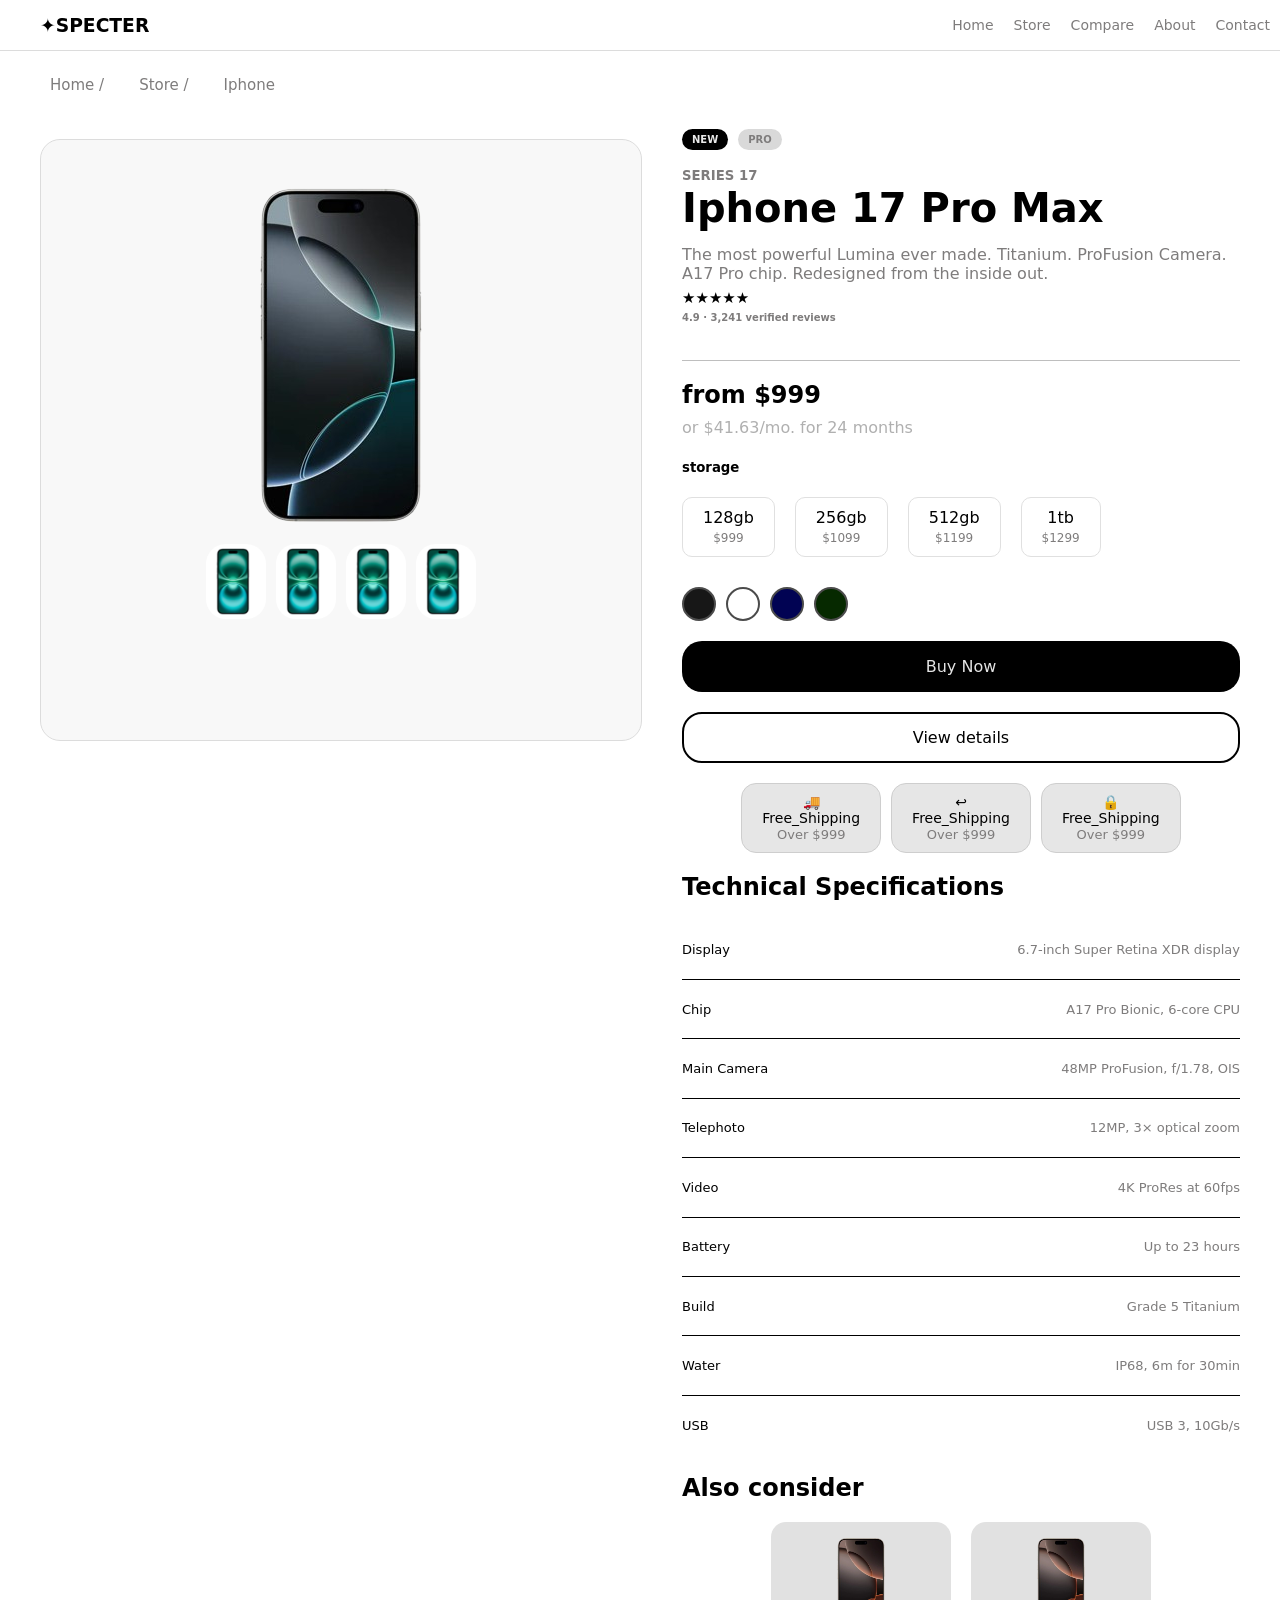
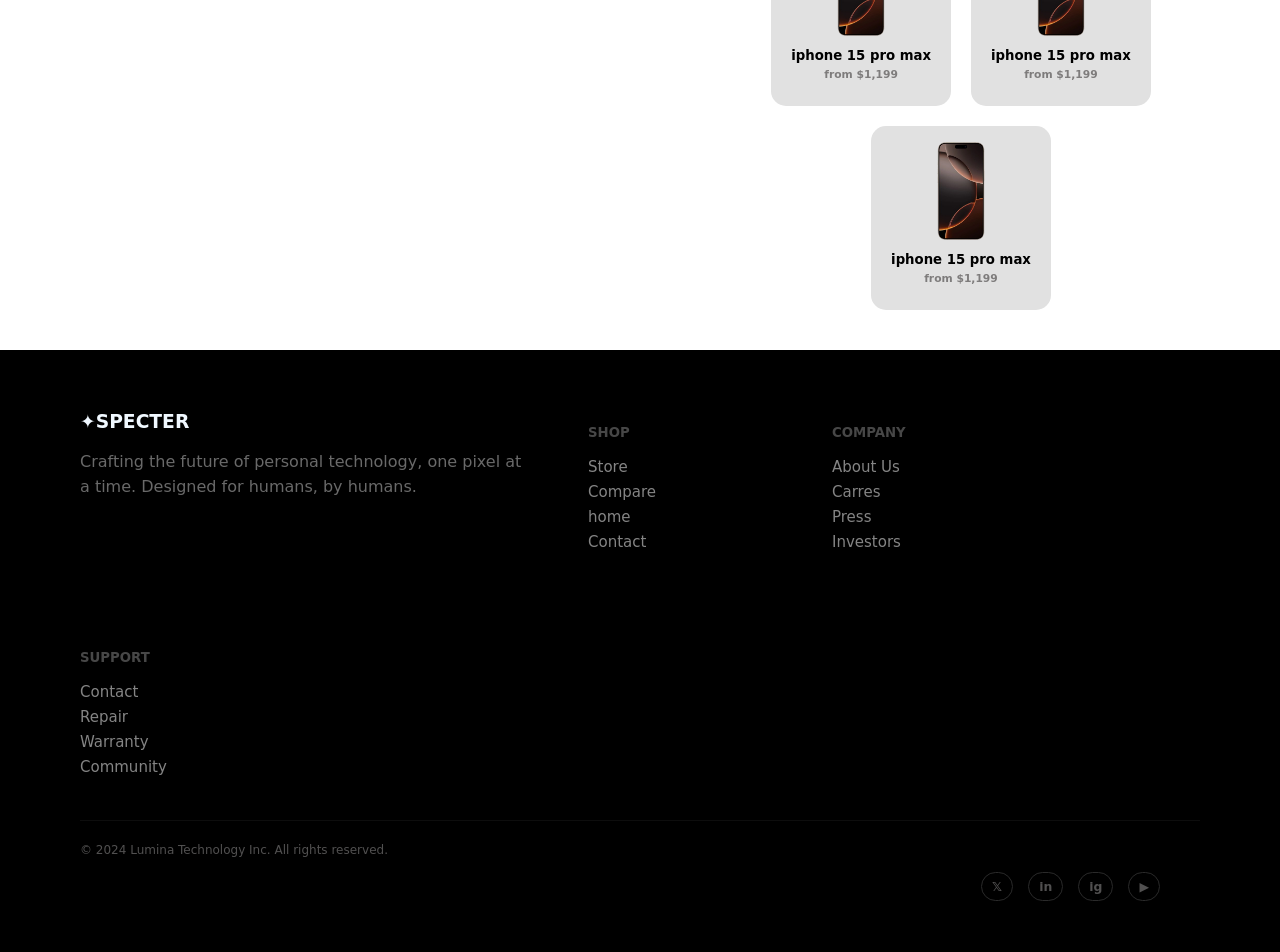
<file: product.html>
<!DOCTYPE html>
<html lang="en">
<head>
  <meta charset="UTF-8">
  <meta name="viewport" content="width=device-width, initial-scale=1.0">
  <title>Document</title>
  <link rel="stylesheet" href="product.css">
</head>
<body>
  <nav>
    <div>
      <h3>✦SPECTER</h3>
    </div>
    <div>
      <ul>
        <li><a href="iphone.html">Home</a></li>
        <li><a href="iphone2.html">Store</a></li>
        <li><a href="camparer.html">Compare</a></li>
        <li><a href="abot.html">About</a></li>
        <li><a href="#">Contact</a></li>
      </ul>
    </div>
  </nav>
  <div class="na" style="z-index: 1000;position: relative;">
    <a href="index.html">Home /</a>
    <a href="iphone2.html">Store /</a>
    <a href="">Iphone</a>
  </div>
  <section>
    <div class="imf">
      <div style="margin-top: -50px;" class="mini">
        <img src="iPhone_16_Pro_White_Titanium_PDP_Image_Position_1b__en-IN-removebg-preview.png" alt="">
      </div>
      <div class="mn">
        <div class="min">
          <img src="iPhone_16_Teal_PDP_Image_Position_1b__en-IN-removebg-preview.png" alt="">
        </div>
        <div class="min">
          <img src="iPhone_16_Teal_PDP_Image_Position_1b__en-IN-removebg-preview.png" alt="">
        </div>
        <div class="min">
          <img src="iPhone_16_Teal_PDP_Image_Position_1b__en-IN-removebg-preview.png" alt="">
        </div>
        <div class="min ">
          <img src="iPhone_16_Teal_PDP_Image_Position_1b__en-IN-removebg-preview.png" alt="">
        </div>
      </div>

    </div>
    <div class="ima">
      <div class="sa">
        <div class="new">
          <h6 class="ne" style="font-size: 10px;">NEW</h6>
        <h6 class="pro" style="font-size: 10px;">PRO</h6>

        </div>
      <h5>SERIES 17</h5>
      <h2>Iphone 17 Pro Max</h2>
      <p>The most powerful Lumina ever made. Titanium. ProFusion Camera. A17 Pro chip. Redesigned from the inside out.</p>
      <h6>★★★★★ <br>
        <span>4.9 · 3,241 verified reviews</span></h6>
      </div>
      <div class="usd">
        <h1>from $999</h1>
        <p style="color: rgb(176, 176, 176);margin-top: -10px;">or $41.63/mo. for 24 months</p>
        <h5>storage</h5>
        <div class="mj">
          <div class="strg">
            <div>128gb <br> <span>$999</span></div>
            <div>256gb <br> <span>$1099</span></div>
            <div>512gb <br> <span>$1199</span></div>
            <div>1tb <br> <span>$1299</span></div>

          </div>
           <div class="container">
                <div class="circle c1"></div>
                <div class="circle c2"></div>
                <div class="circle c3"></div>
                <div class="circle c4"></div>
            </div>
            <div class="buy">
              <a href="" class="why">Buy Now</a>
              <a href="" class="bla">View details</a>
            </div>
            <div class="ship">
              <div>🚚 <br>
                Free_Shipping <br>
               <span>Over $999</span> </div>
              <div>↩<br>
                 Free_Shipping <br>
                  <span>Over $999</span> </div>
              <div>🔒<br>
                   Free_Shipping <br>
                  <span>Over $999</span> </div>
            </div>
        </div>
      </div>
      <div class="spec">
        <h2>Technical Specifications</h2>
        <div class="inside">
          <div class="each">
            <h5>Display</h5>
            <p>6.7-inch Super Retina XDR display</p>
          </div>
          <div class="each">
            <h5>Chip</h5>
            <p>A17 Pro Bionic, 6-core CPU</p>
          </div>
          <div class="each">
            <h5>Main Camera</h5>
            <p>48MP ProFusion, f/1.78, OIS</p>
          </div>
          <div class="each">
            <h5>Telephoto</h5>
            <p>12MP, 3× optical zoom</p>
          </div>
          <div class="each">
            <h5>Video</h5>
            <p>4K ProRes at 60fps</p>
          </div>
          <div class="each">
            <h5>Battery</h5>
            <p>Up to 23 hours</p>
          </div>
          <div class="each">
            <h5>Build</h5>
            <p>Grade 5 Titanium</p>
          </div>
          <div class="each">
            <h5>Water</h5>
            <p>IP68, 6m for 30min</p>
          </div>
          <div class="each" style="border-bottom: none;">
            <h5>USB</h5>
            <p>USB 3, 10Gb/s</p>
          </div>
        </div>
      </div>
      <h2>Also consider</h2>
      <div class="other">
        <div>
          <img src="iPhone_16_Pro_Max_Desert_Titanium_PDP_Image_Position_1b__GBEN_cd5252e8-353e-41f4-b02d-f6d68e638dd6_2048x-removebg-preview.png" alt="">
          <h5>iphone 15 pro max</h5>
          <h6>from $1,199</h6>
        </div>
        <div>
          <img src="iPhone_16_Pro_Max_Desert_Titanium_PDP_Image_Position_1b__GBEN_cd5252e8-353e-41f4-b02d-f6d68e638dd6_2048x-removebg-preview.png" alt="">
          <h5>iphone 15 pro max</h5>
          <h6>from $1,199</h6>
          
        </div>
        <div>
          <img src="iPhone_16_Pro_Max_Desert_Titanium_PDP_Image_Position_1b__GBEN_cd5252e8-353e-41f4-b02d-f6d68e638dd6_2048x-removebg-preview.png" alt="">
          <h5>iphone 15 pro max</h5>
          <h6>from $1,199</h6>
        </div>
      </div>

      
    </div>
  </section>


  <footer>
    <div class="main">

        <div class="inf" style="width: 40%;color: aliceblue;">
            <h3 style="margin-bottom: -1px;">✦SPECTER</h3>
            <p style="color: dimgrey;">Crafting the future of personal technology,
                 one pixel at a time. Designed for humans, by humans.</p>
        </div>
        <div class="inf" style="margin-left: 40px;">
            <h5>SHOP</h5>
            <a href="">Store</a>
            <a href="">Compare</a>
            <a href="">home</a>
            <a href="">Contact</a>
        </div>
        <div class="inf">
            <h5>COMPANY</h5>
            <a href="">About Us</a>
            <a href="">Carres</a>
            <a href="">Press</a>
            <a href="">Investors</a>
        </div>
        <div class="inf">
            <h5>SUPPORT</h5>
            <a href="">Contact</a>
            <a href="">Repair</a>
            <a href="">Warranty</a>
            <a href="">Community</a>
        </div>
    </div>
    <div class="smal">
        <p>© 2024 Lumina Technology Inc. All rights reserved.</p>
        <div class="na">
            <h5>𝕏</h5>
            <h5>in</h5>
            <h5>ig</h5>
            <h5>▶</h5>
        </div>
    </div>
</footer>
  
</body>
</html>
</file>
<file: style.css>
body {
  margin: 0;
  background-color: #ececec;
  font-family:
    system-ui,
    -apple-system,
    BlinkMacSystemFont,
    "Segoe UI",
    Roboto,
    Oxygen,
    Ubuntu,
    Cantarell,
    "Open Sans",
    "Helvetica Neue",
    sans-serif;
}
nav {
  position: sticky;
  top: 0;
  display: flex;
  justify-content: space-between;
  align-items: center;
  margin: 0;
  z-index: 1000;
  height: 50px;
  background-color: rgb(255, 255, 255);
  border-bottom: 1px solid rgb(220, 220, 220);
}
nav div ul {
  display: flex;
  font-size: 14px;
  list-style: none;
  padding: 0;
  margin: 0;
}
nav ul {
  margin-right: 40px;
  margin-top: 10px;
}
nav div h3 {
  margin-left: 40px;
}
nav div ul li a {
  text-decoration: none;
  color: #7e7c7c;
  border-radius: 20px;
  transition:
    background-color 0.2s ease,
    color 0.2s ease;
  padding: 5px 10px;
}
nav div ul li a:hover {
  background-color: #efecec76;
  color: black;
}

.sec {
  text-align: center;
  margin-top: -15px;
  opacity: 0;
  transform: translateY(20px);
  animation: fade 1s forwards;
  padding: 0 20px;
  box-sizing: border-box;
}
@keyframes fade {
  to {
    opacity: 1;
    transform: translateY(0);
  }
}
.sec h3 {
  font-size: 14px;
  margin-bottom: -60px;
  font-weight: 500;
  color: #7e7c7c;
}
.sec h1 {
  line-height: 110px;
  font-size: 110px;
  font-weight: 1000;
  color: black;
}
.h11 {
  color: #7e7c7c;
  margin-top: -70px;
}
.sec p {
  color: #7e7c7c;
  margin-top: -50px;
  font-size: 20px;
  margin-bottom: 60px;
}
.sec a {
  text-decoration: none;
  color: #7e7c7c;
  margin-left: 16px;
  border-radius: 30px;
  transition:
    background-color 0.2s ease,
    color 0.2s ease;
  padding: 15px 25px;
}
.bb:hover {
  background-color: #515050;
  border: none;
}
.bb {
  background-color: #0b0b0b;
}
.ww {
  color: black;
  background-color: rgb(255, 255, 255);
  border: 2px solid black;
  transition: background-color 0.2s ease;
}
.ww:hover {
  color: azure;
  background-color: black;
}
section img {
  margin-top: 50px;
  animation: up 4s infinite linear;
  max-width: 100%;
}
@keyframes up {
  0% {
    transform: translateY(0);
  }
  50% {
    transform: translateY(-15px);
  }
  100% {
    transform: translateY(0);
  }
}

.carousel {
  width: 100%;
  animation: cp;
  animation-timeline: view(60% auto);
  display: flex;
  background-color: #0b0b0b;
  height: 50px;
  align-items: center;
  overflow: hidden;
  justify-content: center;
  overflow-x: auto;
  gap: 0.5em;
}
.carousel::-webkit-scrollbar {
  display: none;
}
.groop {
  display: flex;
  margin-bottom: -35px;
  align-items: center;
  justify-content: center;
  gap: 2em;
  animation: spin 30s infinite linear;
  padding-right: 1em;
}
.groop h3 {
  overflow: hidden;
  flex: 0 0 19em;
  height: 4em;
  padding: 1em;
  font-size: 0.8rem;
  border-radius: 0.2em;
  text-align: center;
  color: azure;
  align-items: center;
}
@keyframes spin {
  from {
    translate: 0;
  }
  to {
    translate: -100%;
  }
}
.groop span {
  color: #7e7c7c;
  margin-left: 15px;
}

.why {
  margin-left: 80px;
  animation: cp;
  animation-timeline: view(60% auto);
  margin-right: 80px;
}
.why h3 {
  color: #7e7c7c;
  font-size: 14px;
  margin-bottom: -30px;
  font-weight: 500;
}
.why h1 {
  font-size: 60px;
  font-weight: 900;
}
.why p {
  color: #7e7c7c;
  font-size: 19px;
  margin-top: -39px;
  font-weight: 600;
}

.cont {
  display: grid;
  animation: cp;
  animation-timeline: view(60% auto);
  margin-left: 80px;
  margin-right: 80px;
  grid-template-columns: repeat(3, 1fr);
  gap: 20px;
}
.cont div {
  border: 3px solid rgb(234, 234, 234);
  border-radius: 20px;
  width: 320px;
  transition: border 0.3s ease;
  height: 200px;
  background-color: #ffffff;
  padding-left: 25px;
  display: grid;
  font-size: 13px;
  box-sizing: border-box;
}
.cont svg {
  transition: background-color 0.3s ease;
  margin-bottom: -20px;
  margin-top: 35px;
  border-radius: 15px;
  padding: 10px;
  background-color: #ececec;
  margin-left: 16px;
  border: 1px solid rgb(230, 230, 230);
}
.cont h3 {
  margin-bottom: -25px;
  font-size: 18px;
}
.cont p {
  color: #7e7c7c;
}
.cont div:hover svg {
  background: #0b0b0b;
}
.cont div:hover {
  border: 1px solid black;
}

.REV {
  padding-bottom: 50px;
  background-color: #ffffff;
  padding-left: 40px;
  padding-right: 40px;
  padding-top: 50px;
  margin-top: 70px;
  box-sizing: border-box;
}
.REV h5 {
  margin-bottom: -50px;
  color: #7e7c7c;
  letter-spacing: 4px;
  font-size: 12px;
}
.REV h1 {
  font-size: 70px;
  font-weight: bold;
}

.carousel2 {
  width: 100%;
  display: flex;
  height: 220px;
  align-items: center;
  justify-content: center;
  overflow-x: auto;
  gap: 0.5em;
}
@keyframes spin2 {
  from {
    translate: 0;
  }
  to {
    translate: -100%;
  }
}
.carousel2::-webkit-scrollbar {
  display: none;
}
.groop2 {
  display: flex;
  align-items: center;
  justify-content: center;
  gap: 2em;
  animation: spin2 60s infinite linear;
  padding-right: 1em;
}
.groop2 .co {
  overflow: hidden;
  flex: 0 0 19em;
  height: 12em;
  background-color: #f7f7f7;
  padding: 2em;
  font-size: 0.8rem;
  border-radius: 20px;
  border: 1px solid rgb(239, 239, 239);
  color: rgb(0, 0, 0);
  align-items: center;
}
.co p {
  font-weight: 600;
}
.peo span {
  background-color: black;
  border-radius: 30px;
  color: #ffffff;
  padding: 7px 10px;
  margin-right: 10px;
}
.peo {
  display: flex;
  align-items: center;
}
.peo h4 {
  margin-top: 1px;
  font-weight: 700;
  margin-bottom: 1px;
  color: #0b0b0b;
}
.peo .nam {
  color: #7e7c7c;
}

footer {
  background-color: #000000;
  padding-left: 80px;
  padding-right: 80px;
}
footer .main {
  display: flex;
  flex-wrap: wrap;
  gap: 20px;
}
.inf h5 {
  color: #474747;
  margin-bottom: 10px;
  margin-top: 70px;
}
.inf a {
  text-decoration: none;
  font-weight: 400;
  font-size: 15px;
  transition: 0.2s color ease;
  color: rgb(132, 132, 132);
}
.inf a:hover {
  color: #ececec;
}
.main .inf {
  line-height: 25px;
  display: flex;
  justify-content: center;
  text-align: left;
  width: 20%;
  flex-direction: column;
}
.main {
  padding-bottom: 40px;
  border-bottom: 0.1em solid rgba(30, 30, 30, 0.438);
}
.smal {
  display: flex;
  color: #515050;
  justify-content: space-between;
  flex-wrap: wrap;
  gap: 10px;
  padding: 10px 0;
}
.smal p {
  font-size: 12px;
}
.na {
  display: flex;
  gap: 15px;
  color: #515050;
}
.na h5 {
  border: 1px solid rgb(42, 42, 42);
  padding: 6px 10px;
  transition:
    background-color 0.2s ease,
    color 0.2s ease;
  border-radius: 30px;
  cursor: pointer;
}
.na h5:hover {
  background-color: #ececec;
  color: #0b0b0b;
}

@keyframes cp {
  from {
    opacity: 0;
    transform: translateY(200px);
  }
  to {
    opacity: 1;
    transform: translateY(0);
  }
}



@media (max-width: 1024px) {
  nav div h3 {
    margin-left: 20px;
  }
  nav ul {
    margin-right: 20px;
  }

  .sec h1 {
    font-size: 75px;
    line-height: 75px;
  }
  .h11 {
    margin-top: -40px;
  }
  .sec p {
    margin-top: -20px;
  }
  section img {
    width: 80%;
  }

  .why {
    margin: 40px 30px;
  }
  .why h1 {
    font-size: 45px;
  }

  .cont {
    grid-template-columns: repeat(2, 1fr);
    margin: 40px 30px;
  }
  .cont div {
    width: auto;
  }

  .REV h1 {
    font-size: 50px;
  }

  footer {
    padding: 0 30px;
  }
  .main .inf {
    width: 40%;
  }
}


@media (max-width: 768px) {



  .sec {
    padding: 0 16px;
  }
  .sec h3 {
    margin-bottom: -20px;
    font-size: 11px;
  }
  .sec h1 {
    font-size: 42px;
    line-height: 44px;
  }
  .h11 {
    margin-top: -10px;
  }
  .sec p {
    font-size: 15px;
    margin-top: 10px;
    margin-bottom: 30px;
  }
  .sec a {
    display: inline-block;
    margin: 6px 6px;
    padding: 12px 18px;
    font-size: 13px;
  }
  section img {
    width: 90%;
    margin-top: 30px;
  }

  .why {
    margin: 30px 20px;
  }
  .why h1 {
    font-size: 34px;
  }
  .why p {
    font-size: 15px;
    margin-top: -10px;
  }

  .cont {
    grid-template-columns: 1fr;
    margin: 20px 16px;
    gap: 14px;
  }
  .cont div {
    width: auto;
    height: auto;
    padding: 20px;
  }
  .cont h3{
    margin-bottom: 20px;
  }
  .REV {
    padding: 30px 20px;
  }
  .REV h1 {
    font-size: 34px;
  }
  .carousel2 {
    height: auto;
    padding: 10px 0;
  }

  footer {
    padding: 0 20px;
  }
  .main .inf {
    width: 100%;
    margin-left: 0 !important;
  }
  .inf h5 {
    margin-top: 30px;
  }
  .smal {
    flex-direction: column;
    align-items: center;
    text-align: center;
  }
}
</file>
<file: abot.css>
body {
  background-color: black;
  margin: 0;
  font-family:
    system-ui,
    -apple-system,
    BlinkMacSystemFont,
    "Segoe UI",
    Roboto,
    Oxygen,
    Ubuntu,
    Cantarell,
    "Open Sans",
    "Helvetica Neue",
    sans-serif;
}

nav {
  position: sticky;
  top: 0;
  display: flex;
  justify-content: space-between;
  align-items: center;
  margin: 0;
  z-index: 1000;
  height: 50px;
  background-color: rgb(255, 255, 255);
  border-bottom: 1px solid rgb(220, 220, 220);
}
nav div ul {
  display: flex;
  font-size: 14px;
  list-style: none;
  padding: 0;
  margin: 0;
}
nav ul {
  margin-right: 40px;
  margin-top: 10px;
}
nav div h3 {
  margin-left: 40px;
}
nav div ul li a {
  text-decoration: none;
  color: #7e7c7c;
  border-radius: 20px;
  transition:
    background-color 0.2s ease,
    color 0.2s ease;
  padding: 5px 10px;
}
nav div ul li a:hover {
  background-color: #efecec76;
  color: black;
}

.hero {
  margin: 60px;
  animation: fade 1s forwards;
}
@keyframes fade {
  from {
    transform: translateY(40px);
    opacity: 0;
  }
  to {
    opacity: 1;
  }
}
.hero h5 {
  color: #7e7c7c;
  margin-bottom: -30px;
}
.hero h2 {
  color: aliceblue;
  font-size: 80px;
  margin-bottom: 0;
}
.hero span {
  color: #7e7c7c;
  font-style: italic;
}
.hero p {
  color: #7e7c7c;
  font-size: 20px;
}

.pub {
  display: flex;
  justify-content: center;
  gap: 10px;
  margin-bottom: 100px;
  flex-wrap: wrap;
  padding: 0 20px;
  box-sizing: border-box;
}
.pub div {
  background-color: rgb(11, 11, 11);
  padding: 20px 75px;
  color: aliceblue;
  border-radius: 20px;
  border: 1px solid rgb(35, 35, 35);
}
.pub h2 {
  font-size: 40px;
  margin-bottom: -20px;
}
.pub h5 {
  color: #7e7c7c;
  font-size: 10px;
}
.pub span {
  color: #7e7c7c;
}

.f1 {
  animation: aji 1s forwards;
}
.f2 {
  animation: aji 1s forwards;
  animation-delay: 0.5s;
  opacity: 0;
}
.f3 {
  animation: aji 1s forwards;
  animation-delay: 1s;
  opacity: 0;
}
.f4 {
  animation: aji 1s forwards;
  animation-delay: 1.5s;
  opacity: 0;
}
@keyframes aji {
  from {
    transform: translateY(100px);
    opacity: 0;
  }
  to {
    opacity: 1;
    transform: translateY(0);
  }
}

.white {
  color: #7e7c7c;
  padding: 50px;
  animation: cp;
  animation-timeline: view(50% auto);
  display: flex;
  background-color: rgb(243, 242, 242);
  flex-wrap: wrap;
  gap: 20px;
}
@keyframes cp {
  from {
    opacity: 1;
    transform: translateY(200px);
  }
  to {
    opacity: 1;
    transform: translateY(0);
  }
}
.infoo {
  width: 50%;
  min-width: 280px;
}
.infoo h5 {
  color: #7e7c7c;
  margin-bottom: -60px;
}
.infoo h2 {
  color: black;
  font-size: 69px;
  font-weight: 450;
  margin-bottom: -5px;
}
.infoo span {
  color: #7e7c7c;
  font-style: italic;
}
.infoo p {
  font-size: 20px;
}

.cubes {
  animation: cp;
  animation-timeline: view(50% auto);
  gap: 10px;
  margin-top: 300px;
  display: grid;
  margin-left: 150px;
  padding: 30px;
  grid-template-columns: repeat(2, 2fr);
}
.col {
  border: 1px solid rgb(211, 211, 211);
  margin-bottom: 10px;
  border-radius: 20px;
  background-color: white;
  padding: 10px 30px;
  width: 200px;
  box-sizing: border-box;
}

.teem {
  background-color: rgb(255, 255, 255);
  margin-top: -60px;
  padding: 40px;
}
.teem h5 {
  color: #7e7c7c;
}
.teem h2 {
  font-size: 70px;
  margin-top: -20px;
}
.teem span {
  color: #7e7c7c;
  font-style: italic;
}
.teem p {
  color: #7e7c7c;
  margin-top: -40px;
}
.peop {
  display: flex;
  gap: 20px;
  text-align: center;
  flex-wrap: wrap;
}
.afrad {
  animation: cp;
  animation-timeline: view(50% auto);
  background-color: #f4f4f4;
  padding: 15px;
  border-radius: 20px;
  text-align: center;
  justify-content: center;
  border: 1px solid rgb(221, 221, 221);
  flex: 1;
  min-width: 200px;
}
.afrad h1 {
  background-color: black;
  color: white;
  text-align: center;
  justify-content: center;
  display: flex;
  font-style: italic;
  font-size: 17px;
  padding: 10px;
  transition: width 0.2s ease;
  width: 44px;
  border-radius: 50px;
}
.afrad .hid {
  opacity: 0;
  position: absolute;
}
.afrad h3 {
  margin-bottom: -20px;
}
.afrad h5 {
  margin-bottom: 50px;
}
.afrad:hover h1 {
  width: 90%;
}
.afrad:hover .hid {
  opacity: 1;
  position: relative;
  color: #ebebeb;
}

.dream {
  margin: 40px;
  color: #ebebeb;
}
.best h5 {
  color: #7e7c7c;
  margin-top: 100px;
  margin-bottom: -50px;
}
.best span {
  color: #7e7c7c;
  font-style: italic;
  font-family: "Playfair Display", serif;
}
.best h2 {
  font-size: 60px;
}
.time {
  justify-content: center;
}
.era {
  justify-content: center;
  animation: cp;
  animation-timeline: view(50% auto);
  display: flex;
  gap: 40px;
  margin-left: 100px;
  width: 500px;
  align-items: center;
}
.era h2 {
  font-size: 40px;
  color: #7e7c7c75;
}
.era h3 {
  margin-bottom: -10px;
}

.join {
  background-color: #ebebeb;
  text-align: center;
  padding-top: 100px;
  padding-bottom: 100px;
}
.join h5 {
  animation: cp;
  animation-timeline: view(70% auto);
  color: #7e7c7c;
}
.join h2 {
  animation: cp;
  animation-timeline: view(70% auto);
  font-size: 70px;
  margin-top: -20px;
}
.join span {
  color: #7e7c7c;
  font-style: italic;
  font-family: "Playfair Display", serif;
}
.join p {
  animation: cp;
  animation-timeline: view(70% auto);
  color: #7e7c7c;
  margin-top: -30px;
}
.join div {
  animation: cp;
  animation-timeline: view(70% auto);
  display: flex;
  margin-top: 30px;
  justify-content: center;
  gap: 20px;
  flex-wrap: wrap;
}
.us {
  text-decoration: none;
  background-color: black;
  color: #ebebeb;
  padding: 15px 30px;
  border-radius: 30px;
  transition: background-color 0.2s ease;
}
.us:hover {
  background-color: #474747;
}
.us2 {
  text-decoration: none;
  background-color: rgb(240, 240, 240);
  color: #000000;
  padding: 15px 30px;
  border-radius: 30px;
  border: 1px solid black;
  transition: background-color 0.2s ease;
}
.us2:hover {
  background-color: #000000;
  color: #ebebeb;
}

footer {
  background-color: #000000;
  padding-left: 80px;
  padding-right: 80px;
}
footer .main {
  display: flex;
  flex-wrap: wrap;
  gap: 20px;
}
.inf h5 {
  color: #474747;
  margin-bottom: 10px;
  margin-top: 70px;
}
.inf a {
  text-decoration: none;
  font-weight: 400;
  font-size: 15px;
  transition: 0.2s color ease;
  color: rgb(132, 132, 132);
}
.inf a:hover {
  color: #ececec;
}
.main .inf {
  line-height: 25px;
  display: flex;
  justify-content: center;
  text-align: left;
  width: 20%;
  flex-direction: column;
}
.main {
  padding-bottom: 40px;
  border-bottom: 0.1em solid rgba(30, 30, 30, 0.438);
}
.smal {
  display: flex;
  color: #515050;
  justify-content: space-between;
  flex-wrap: wrap;
  gap: 10px;
  padding: 10px 0;
}
.smal p {
  font-size: 12px;
}
.na {
  display: flex;
  gap: 15px;
  color: #515050;
}
.na h5 {
  border: 1px solid rgb(42, 42, 42);
  padding: 6px 10px;
  transition:
    background-color 0.2s ease,
    color 0.2s ease;
  border-radius: 30px;
  cursor: pointer;
}
.na h5:hover {
  background-color: #ececec;
  color: #0b0b0b;
}

@media (max-width: 1024px) {
  nav div h3 {
    margin-left: 20px;
  }
  nav ul {
    margin-right: 20px;
  }

  .hero {
    margin: 40px 30px;
  }
  .hero h2 {
    font-size: 55px;
  }

  .pub div {
    padding: 20px 40px;
  }

  .white {
    padding: 30px;
  }
  .infoo {
    width: 100%;
  }
  .cubes {
    margin-left: 0;
    margin-top: 20px;
  }
  .col {
    width: auto;
  }

  .teem h2 {
    font-size: 50px;
  }
  .peop {
    flex-wrap: wrap;
  }

  .best h2 {
    font-size: 44px;
  }
  .era {
    width: auto;
    margin-left: 40px;
  }

  .join h2 {
    font-size: 50px;
  }

  footer {
    padding: 0 30px;
  }
  .main .inf {
    width: 40%;
  }
}

@media (max-width: 768px) {

  nav div ul {
    padding: 16px 20px;
    font-size: 10px;
  }
  nav ul {
    margin: -10px;
  }

  .hero {
    margin: 30px 20px;
  }
  .hero h2 {
    font-size: 36px;
  }
  .hero p {
    font-size: 15px;
  }

  .pub {
    gap: 10px;
  }
  .pub div {
    padding: 16px 24px;
  }
  .pub h2 {
    font-size: 28px;
  }

  .white {
    flex-direction: column;
    padding: 24px 20px;
  }
  .infoo {
    width: 100%;
  }
  .infoo h2 {
    font-size: 36px;
  }
  .infoo p {
    font-size: 15px;
  }
  .cubes {
    grid-template-columns: 1fr;
    margin: 20px 0 0;
    padding: 0;
  }
  .col {
    width: auto;
    margin-bottom: 10px;
  }

  .teem {
    padding: 24px 20px;
    margin-top: 0;
  }
  .teem h2 {
    font-size: 34px;
  }
  .peop {
    flex-direction: column;
  }
  .afrad {
    min-width: auto;
  }

  .dream {
    margin: 20px;
  }
  .best h2 {
    font-size: 30px;
  }
  .era {
    flex-direction: column;
    gap: 10px;
    margin-left: 20px;
    width: auto;
    text-align: center;
  }
  .era h2 {
    font-size: 28px;
  }

  .join {
    padding: 60px 20px;
  }
  .join h2 {
    font-size: 34px;
  }
  .join p {
    font-size: 14px;
  }
  .us,
  .us2 {
    padding: 12px 22px;
    font-size: 14px;
  }

  footer {
    padding: 0 20px;
  }
  .main .inf {
    width: 100%;
    margin-left: 0 !important;
  }
  .inf h5 {
    margin-top: 30px;
  }
  .smal {
    flex-direction: column;
    align-items: center;
    text-align: center;
  }
}
</file>
<file: comp.css>
body {
  margin: 0;
  background-color: black;
  font-family:
    system-ui,
    -apple-system,
    BlinkMacSystemFont,
    "Segoe UI",
    Roboto,
    Oxygen,
    Ubuntu,
    Cantarell,
    "Open Sans",
    "Helvetica Neue",
    sans-serif;
}

nav {
  position: sticky;
  top: 0;
  display: flex;
  justify-content: space-between;
  align-items: center;
  margin: 0;
  z-index: 1000;
  height: 50px;
  background-color: rgb(255, 255, 255);
  border-bottom: 1px solid rgb(220, 220, 220);
}
nav div ul {
  display: flex;
  font-size: 14px;
  list-style: none;
  padding: 0;
  margin: 0;
}
nav ul {
  margin-right: 40px;
  margin-top: 10px;
}
nav div h3 {
  margin-left: 40px;
}
nav div ul li a {
  text-decoration: none;
  color: #7e7c7c;
  border-radius: 20px;
  transition:
    background-color 0.2s ease,
    color 0.2s ease;
  padding: 5px 10px;
}
nav div ul li a:hover {
  background-color: #efecec76;
  color: black;
}


.co {
  padding: 40px;
}
.co h5 {
  color: #616161;
}
.co h2 {
  color: #d6d6d6;
  font-size: 65px;
  margin-top: -20px;
}
.co span {
  color: #616161;
  font-family: "Playfair Display", serif;
  font-style: italic;
}
.co p {
  color: #616161;
  margin-top: -40px;
  font-size: 17px;
}

/* Table */
.compare {
  width: 90%;
  margin: auto;
  margin-top: 60px;
  overflow-x: auto;
}
table {
  width: 100%;
  border-collapse: collapse;
  color: #616161;
  min-width: 500px;
}
th {
  padding: 20px;
  font-size: 18px;
  color: #aaa;
  border-bottom: 1px solid #333;
}
td:first-child,
th:first-child {
  width: 40%;
}
td {
  padding: 20px;
  text-align: center;
  border-bottom: 1px solid #222;
}
td:first-child {
  text-align: left;
  color: #aaa;
}
tr:hover {
  background: #16161643;
}

.btn {
  justify-content: center;
  display: flex;
  margin-top: 60px;
  gap: 30px;
  flex-wrap: wrap;
  padding: 0 20px 60px;
}
.btn a {
  text-decoration: none;
  background-color: #ececec;
  padding: 10px 30px;
  border-radius: 30px;
}
.btn .fir {
  transition: transform 0.2s ease;
  color: #0b0b0b;
}
.btn .two {
  transition:
    transform 0.2s ease,
    border 0.2s ease;
  background-color: #0b0b0b;
  border: 1px solid rgb(175, 175, 175);
  color: #fdfdfd;
}
.btn .fir:hover {
  transform: translateY(-5px);
}
.btn .two:hover {
  border: 2px solid white;
  transform: translateY(-5px);
}

/* Footer */
footer {
  background-color: #000000;
  padding-left: 80px;
  padding-right: 80px;
}
footer .main {
  display: flex;
  flex-wrap: wrap;
  gap: 20px;
}
.inf h5 {
  color: #474747;
  margin-bottom: 10px;
  margin-top: 70px;
}
.inf a {
  text-decoration: none;
  font-weight: 400;
  font-size: 15px;
  transition: 0.2s color ease;
  color: rgb(132, 132, 132);
}
.inf a:hover {
  color: #ececec;
}
.main .inf {
  line-height: 25px;
  display: flex;
  justify-content: center;
  text-align: left;
  width: 20%;
  flex-direction: column;
}
.main {
  padding-bottom: 40px;
  border-bottom: 0.1em solid rgba(30, 30, 30, 0.438);
}
.smal {
  display: flex;
  color: #515050;
  justify-content: space-between;
  flex-wrap: wrap;
  gap: 10px;
  padding: 10px 0;
}
.smal p {
  font-size: 12px;
}
.na {
  display: flex;
  gap: 15px;
  color: #515050;
}
.na h5 {
  border: 1px solid rgb(42, 42, 42);
  padding: 6px 10px;
  transition:
    background-color 0.2s ease,
    color 0.2s ease;
  border-radius: 30px;
  cursor: pointer;
}
.na h5:hover {
  background-color: #ececec;
  color: #0b0b0b;
}


@media (max-width: 1024px) {
  nav div h3 {
    margin-left: 20px;
  }
  nav ul {
    margin-right: 20px;
  }

  .co h2 {
    font-size: 45px;
  }
  .co p {
    margin-top: -10px;
  }

  footer {
    padding: 0 30px;
  }
  .main .inf {
    width: 40%;
  }
}


@media (max-width: 768px) {
 

  .co {
    padding: 24px 20px;
  }
  .co h2 {
    font-size: 32px;
    margin-top: 0;
  }
  .co p {
    font-size: 14px;
    margin-top: 0;
  }

  .compare {
    width: 100%;
    margin-top: 30px;
  }
  table {
    font-size: 13px;
  }
  th {
    padding: 12px 8px;
    font-size: 13px;
  }
  td {
    padding: 12px 8px;
  }

  .btn {
    gap: 14px;
    margin-top: 30px;
  }
  .btn a {
    padding: 10px 20px;
    font-size: 13px;
  }

  footer {
    padding: 0 20px;
  }
  .main .inf {
    width: 100%;
    margin-left: 0 !important;
  }
  .inf h5 {
    margin-top: 30px;
  }
  .smal {
    flex-direction: column;
    align-items: center;
    text-align: center;
  }
}
</file>
<file: iphone2.css>
body {
  margin: 0;
  background-color: #ffffff;
  font-family:
    system-ui,
    -apple-system,
    BlinkMacSystemFont,
    "Segoe UI",
    Roboto,
    Oxygen,
    Ubuntu,
    Cantarell,
    "Open Sans",
    "Helvetica Neue",
    sans-serif;
}

nav {
  position: sticky;
  top: 0;
  display: flex;
  justify-content: space-between;
  align-items: center;
  margin: 0;
  z-index: 1000;
  height: 50px;
  background-color: rgb(255, 255, 255);
  border-bottom: 1px solid rgb(220, 220, 220);
}
nav div ul {
  display: flex;
  font-size: 14px;
  list-style: none;
  padding: 0;
  margin: 0;
}
nav ul {
  margin-right: 40px;
  margin-top: 10px;
}
nav div h3 {
  margin-left: 40px;
}
nav div ul li a {
  text-decoration: none;
  color: #7e7c7c;
  border-radius: 20px;
  transition:
    background-color 0.2s ease,
    color 0.2s ease;
  padding: 5px 10px;
}
nav div ul li a:hover {
  background-color: #efecec76;
  color: black;
}


.top {
  margin-bottom: 100px;
  padding-top: 50px;
  background-color: #0b0b0b;
  box-sizing: border-box;
}
.top h4 {
  margin-left: 50px;
  font-weight: 340;
  color: #7e7c7c;
}
.top h1 {
  margin-left: 50px;
  font-size: 80px;
  margin-top: -20px;
  color: #ececec;
}
.top span {
  color: #7e7c7c;
  font-family: "Playfair Display", serif;
  font-style: italic;
}
.top h3 {
  margin-left: 50px;
  color: #7e7c7c;
  font-weight: 330;
  margin-top: -50px;
}

.carousel {
  width: 100%;
  overflow-y: hidden;
  animation: cp;
  animation-timeline: view(60% auto);
  display: flex;
  background-color: #0b0b0b;
  height: 60px;
  align-items: center;
  justify-content: center;
  overflow-x: auto;
  gap: 0.5em;
}
.carousel::-webkit-scrollbar {
  display: none;
}
.groop {
  display: flex;
  margin-bottom: -95px;
  align-items: center;
  justify-content: center;
  gap: 2em;
  animation: spin 50s infinite linear;
  padding-right: 1em;
}
.groop h3 {
  overflow: hidden;
  flex: 0 0 19em;
  height: 4em;
  padding: 1em;
  font-size: 0.8rem;
  border-radius: 0.2em;
  text-align: center;
  color: azure;
  align-items: center;
}
@keyframes spin {
  from {
    translate: 0;
  }
  to {
    translate: -100%;
  }
}
.groop span {
  color: #7e7c7c;
  margin-left: 15px;
}

.all a {
  text-decoration: none;
  margin-left: 40px;
  background-color: #0b0b0b;
  color: #ececec;
  padding: 8px 20px;
  border-radius: 20px;
}

.mn {
  background-color: #0b0b0b;
  margin: 40px;
  border-radius: 20px;
  height: 400px;
  display: flex;
}
.im {
  width: 70%;
}
.im img {
  margin-left: 150px;
  margin-top: 50px;
  max-width: 100%;
}
.in {
  margin: 50px;
  color: #ececec;
}
.in h5 {
  color: #7e7c7c;
  margin-bottom: -10px;
  font-weight: 500;
}
.in p {
  color: #7e7c7c;
}

.container {
  display: flex;
  gap: 10px;
}
.circle {
  width: 10px;
  height: 10px;
  border-radius: 50%;
  border: 2px solid #4b4b4b;
  transition: transform 0.2s ease;
  cursor: pointer;
}
.circle:hover {
  transform: scale(1.4);
}
.c1 {
  background: rgb(23, 23, 23);
}
.c2 {
  background: rgb(255, 255, 255);
}
.c3 {
  background: rgb(1, 3, 83);
}
.c4 {
  background: rgb(6, 41, 0);
}

.prix {
  display: flex;
  align-items: center;
  justify-content: space-between;
}
.prix a {
  text-decoration: none;
  color: #ececec;
  border-bottom: 1px solid white;
}

.container2 {
  display: grid;
  grid-template-columns: repeat(3, 1fr);
  gap: 20px;
  margin: 40px;
}
.card2 {
  background: #f2f2f277;
  color: white;
  border-radius: 10px;
  transition: 0.3s;
  padding: 20px;
  box-sizing: border-box;
}
.card2:hover {
  border: 1px solid rgb(176, 176, 176);
  box-shadow: 0 0 10px rgba(176, 176, 176, 0.26);
}
.card2:hover img {
  transform: translateY(-10px);
}
.card2 img {
  width: 250px;
  margin-left: 60px;
  transition: transform 0.3s ease;
  max-width: 100%;
}
.infoo h5 {
  color: #7e7c7c;
  margin-bottom: -20px;
}
.infoo h2 {
  color: #0b0b0b;
  margin-bottom: -10px;
}
.infoo p {
  color: #7e7c7c;
  font-size: 14px;
}
.pric {
  display: flex;
  align-items: center;
  justify-content: space-between;
}
.pric a {
  text-decoration: none;
  color: #0b0b0b;
  border-bottom: 1px solid #0b0b0b;
}

footer {
  background-color: #000000;
  padding-left: 80px;
  padding-right: 80px;
}
footer .main {
  display: flex;
  flex-wrap: wrap;
  gap: 20px;
}
.inf h5 {
  color: #474747;
  margin-bottom: 10px;
  margin-top: 70px;
}
.inf a {
  text-decoration: none;
  font-weight: 400;
  font-size: 15px;
  transition: 0.2s color ease;
  color: rgb(132, 132, 132);
}
.inf a:hover {
  color: #ececec;
}
.main .inf {
  line-height: 25px;
  display: flex;
  justify-content: center;
  text-align: left;
  width: 20%;
  flex-direction: column;
}
.main {
  padding-bottom: 40px;
  border-bottom: 0.1em solid rgba(30, 30, 30, 0.438);
}
.smal {
  display: flex;
  color: #515050;
  justify-content: space-between;
  flex-wrap: wrap;
  gap: 10px;
  padding: 10px 0;
}
.smal p {
  font-size: 12px;
}
.na {
  display: flex;
  gap: 15px;
  color: #515050;
}
.na h5 {
  border: 1px solid rgb(42, 42, 42);
  padding: 6px 10px;
  transition:
    background-color 0.2s ease,
    color 0.2s ease;
  border-radius: 30px;
  cursor: pointer;
}
.na h5:hover {
  background-color: #ececec;
  color: #0b0b0b;
}

@keyframes cp {
  from {
    opacity: 0;
    transform: translateY(200px);
  }
  to {
    opacity: 1;
    transform: translateY(0);
  }
}

@media (max-width: 1024px) {
  nav div h3 {
    margin-left: 20px;
  }
  nav ul {
    margin-right: 20px;
  }

  .top h1 {
    font-size: 55px;
  }
  .top h1,
  .top h4,
  .top h3 {
    margin-left: 30px;
  }

  .mn {
    height: auto;
    flex-direction: column;
    align-items: center;
    padding: 30px;
  }
  .im {
    width: 100%;
    text-align: center;
  }
  .im img {
    margin: 0 auto;
    width: 280px;
    display: block;
  }
  .in {
    margin: 20px;
  }

  .container2 {
    grid-template-columns: repeat(2, 1fr);
    margin: 20px;
  }
  .card2 img {
    width: 180px;
    margin-left: 30px;
  }

  footer {
    padding: 0 30px;
  }
  .main .inf {
    width: 40%;
  }
}

@media (max-width: 768px) {

 

  .top {
    padding-top: 30px;
    margin-bottom: 50px;
  }
  .top h1 {
    font-size: 38px;
    margin-left: 20px;
    line-height: 42px;
  }
  .top h4,
  .top h3 {
    margin-left: 20px;
  }
  .top h3 {
    margin-top: -20px;
  }

  .all a {
    margin-left: 20px;
  }

  .mn {
    margin: 20px;
    height: auto;
    flex-direction: column;
    padding: 20px;
  }
  .im {
    width: 100%;
    text-align: center;
  }
  .im img {
    width: 200px;
    margin: 0 auto;
    display: block;
  }
  .in {
    margin: 16px 0 0;
  }
  .in h5 {
    font-size: 12px;
  }

  .container2 {
    grid-template-columns: 1fr;
    margin: 16px;
    gap: 14px;
  }
  .card2 img {
    width: 160px;
    margin-left: auto;
    margin-right: auto;
    display: block;
  }

  footer {
    padding: 0 20px;
  }
  .main .inf {
    width: 100%;
    margin-left: 0 !important;
  }
  .inf h5 {
    margin-top: 30px;
  }
  .smal {
    flex-direction: column;
    align-items: center;
    text-align: center;
  }
}
</file>
<file: product.css>
body {
  margin: 0;
  background-color: #ffffff;
  font-family:
    system-ui,
    -apple-system,
    BlinkMacSystemFont,
    "Segoe UI",
    Roboto,
    Oxygen,
    Ubuntu,
    Cantarell,
    "Open Sans",
    "Helvetica Neue",
    sans-serif;
}
nav {
  position: sticky;
  top: 0;
  display: flex;
  justify-content: space-between;
  align-items: center;
  margin: 0;
  z-index: 1000;
  height: 50px;
  background-color: rgb(255, 255, 255);
  border-bottom: 1px solid rgb(220, 220, 220);
}
nav div ul {
  display: flex;
  font-size: 14px;
  list-style: none;
  padding: 0;
  margin: 0;
}
nav ul {
  margin-right: 40px;
  margin-top: 10px;
}
nav div h3 {
  margin-left: 40px;
}
nav div ul li a {
  text-decoration: none;
  color: #7e7c7c;
  border-radius: 20px;
  transition:
    background-color 0.2s ease,
    color 0.2s ease;
  padding: 5px 10px;
}
nav div ul li a:hover {
  background-color: #efecec76;
  color: black;
}


.na {
  display: flex;
  margin: 20px 40px;
  font-size: 15px;
  flex-wrap: wrap;
}
.na a {
  text-decoration: none;
  color: #7e7c7c;
  border-radius: 20px;
  transition:
    background-color 0.2s ease,
    color 0.2s ease;
  padding: 5px 10px;
}

section {
  display: flex;
  justify-content: space-between;
  margin: 40px;
  gap: 40px;
}

.imf {
  width: 50%;
  flex-shrink: 0;
  background-color: #f8f8f8;
  border-radius: 20px;
  border: 1px solid rgb(220, 220, 220);
  height: 600px;
  text-align: center;
  position: sticky;
  top: 70px;
  align-self: flex-start;
}

.mn {
  display: flex;
  gap: 10px;
  margin-top: -50px;
  justify-content: center;
}
.min {
  width: 10%;
  border-radius: 20px;
  cursor: pointer;
  justify-content: center;
  background-color: white;
  text-align: center;
  transition:
    transform 0.2s ease,
    border 0.2s ease;
  height: 75px;
  align-items: center;
}
.mini {
  animation: upp 5s forwards infinite;
}
@keyframes upp {
  0% {
    transform: translateY(0);
  }
  50% {
    transform: translateY(-15px);
  }
  100% {
    transform: translateY(0);
  }
}
.min img {
  width: 100px;
  text-align: center;
  margin-left: -23px;
  margin-top: -16px;
}
.min:hover {
  transform: scale(1.1);
  border: 1px solid rgb(146, 146, 146);
}

.ima {
  flex: 1;
  min-width: 0;
}

.container {
  display: flex;
  gap: 10px;
  margin-top: 30px;
}
.circle {
  width: 30px;
  height: 30px;
  border-radius: 50%;
  border: 2px solid #4b4b4b;
  transition: transform 0.2s ease;
  cursor: pointer;
}
.circle:hover {
  transform: scale(1.4);
}
.c1 {
  background: rgb(23, 23, 23);
}
.c2 {
  background: rgb(255, 255, 255);
}
.c3 {
  background: rgb(1, 3, 83);
}
.c4 {
  background: rgb(6, 41, 0);
}

.new {
  display: flex;
  gap: 10px;
}
.new h6 {
  padding: 5px 10px;
  border-radius: 20px;
}
.ne {
  background-color: black;
  color: #eaeaea;
}
.pro {
  background-color: #d9d9d9;
  color: #7e7c7c;
}

.sa h5 {
  color: #7e7c7c;
  margin-top: -5px;
}
.sa h2 {
  color: #000000;
  font-size: 40px;
  margin-top: -20px;
}
.sa p {
  color: #7e7c7c;
  margin-top: -20px;
}
.sa h6 {
  font-size: 15px;
  margin-top: -10px;
}
.sa span {
  font-size: 10px;
  color: #7e7c7c;
}

.usd {
  border-top: 1px solid rgb(190, 190, 190);
}
.strg {
  display: flex;
  gap: 20px;
  flex-wrap: wrap;
}
.strg div {
  border: 1px solid rgb(224, 224, 224);
  padding: 10px 20px;
  border-radius: 10px;
  text-align: center;
  cursor: pointer;
  font-weight: 500;
  transition: border 0.2s ease;
}
.strg span {
  color: #7e7c7c;
  font-size: 12px;
}
.strg div:hover {
  border: 1px solid black;
}

.buy a {
  text-decoration: none;
  display: flex;
  margin-top: 20px;
}
.buy .why {
  background-color: #000000;
  justify-content: center;
  padding: 16px;
  color: #e4e4e4;
  border-radius: 20px;
  transition:
    transform 0.1s ease,
    background-color 0.1s ease;
}
.buy .bla {
  border: 2px solid black;
  padding: 14px;
  border-radius: 20px;
  justify-content: center;
  color: #000000;
  transition:
    background-color 0.2s ease,
    color 0.2s ease;
}
.buy .why:hover {
  background-color: #4b4b4b;
  transform: translateY(-2px);
}
.buy .bla:hover {
  background-color: #000000;
  color: #e4e4e4;
}

.ship {
  display: flex;
  margin-top: 20px;
  justify-content: center;
  gap: 10px;
  text-align: center;
  flex-wrap: wrap;
}
.ship div {
  background-color: #e6e6e6;
  border: 1px solid rgb(206, 206, 206);
  border-radius: 15px;
  padding: 10px 20px;
  font-size: 14px;
}
.ship span {
  color: #7e7c7c;
  font-size: 13px;
}

.each {
  display: flex;
  align-items: center;
  border-bottom: 1px solid black;
  justify-content: space-between;
  flex-wrap: wrap;
  gap: 4px;
}
.each p {
  color: #7e7c7c;
  font-size: 13px;
}
.each h5 {
  font-size: 13px;
  font-weight: 400;
}

.other img {
  width: 130px;
  margin-bottom: -30px;
  max-width: 100%;
}
.other {
  display: flex;
  justify-content: center;
  gap: 20px;
  flex-wrap: wrap;
}
.other div {
  background-color: #e1e1e1;
  text-align: center;
  transition:
    transform 0.2s ease,
    box-shadow 0.2s ease;
  border-radius: 15px;
  padding: 0px 20px;
}
.other h5 {
  margin-bottom: -20px;
}
.other h6 {
  color: #7e7c7c;
}
.other div:hover {
  transform: translateY(-5px);
  box-shadow: 1px 1px 10px rgb(199, 199, 199);
}

footer {
  background-color: #000000;
  padding-left: 80px;
  padding-right: 80px;
}
footer .main {
  display: flex;
  flex-wrap: wrap;
  gap: 20px;
}
.inf h5 {
  color: #474747;
  margin-bottom: 10px;
  margin-top: 70px;
}
.inf a {
  text-decoration: none;
  font-weight: 400;
  font-size: 15px;
  transition: 0.2s color ease;
  color: rgb(132, 132, 132);
}
.inf a:hover {
  color: #ececec;
}
.main .inf {
  line-height: 25px;
  display: flex;
  justify-content: center;
  text-align: left;
  width: 20%;
  flex-direction: column;
}
.main {
  padding-bottom: 40px;
  border-bottom: 0.1em solid rgba(30, 30, 30, 0.438);
}
.smal {
  display: flex;
  color: #515050;
  justify-content: space-between;
  flex-wrap: wrap;
  gap: 10px;
  padding: 10px 0;
}
.smal p {
  font-size: 12px;
}
.na {
  display: flex;
  gap: 15px;
  color: #515050;
}
.na h5 {
  border: 1px solid rgb(42, 42, 42);
  padding: 6px 10px;
  transition:
    background-color 0.2s ease,
    color 0.2s ease;
  border-radius: 30px;
  cursor: pointer;
}
.na h5:hover {
  background-color: #ececec;
  color: #0b0b0b;
}


@media (max-width: 1024px) {
  nav div h3 {
    margin-left: 20px;
  }
  nav ul {
    margin-right: 20px;
  }

  section {
    flex-direction: column;
    margin: 20px;
    gap: 20px;
  }
  .imf {
    width: 100%;
    height: 400px;
    position: relative;
    top: 0;
    box-sizing: border-box;
  }
  .ima {
    width: 100%;
  }

  .sa h2 {
    font-size: 30px;
  }
  .strg {
    gap: 10px;
  }

  footer {
    padding: 0 30px;
  }
  .main .inf {
    width: 40%;
  }
}


@media (max-width: 768px) {
 
  nav div ul {
    flex-direction: column;
    padding: 16px 20px;
    gap: 12px;
    display: none;
  }
  nav ul {
    margin: 0;
  }

  .na {
    margin: 10px 16px;
    font-size: 13px;
  }

  section {
    margin: 16px;
    gap: 16px;
  }

  .imf {
    width: 100%;
    height: 280px;
    box-sizing: border-box;
  }
 
  .mini img {
    width: 160px;
    margin-top: 50px;
    margin-bottom: 80px;
  }
  .min img {
    width: 60px;
    margin-left: -10px;
  }

  .ima {
    width: 100%;
  }
  .sa h2 {
    font-size: 24px;
  }
  .sa p {
    font-size: 14px;
  }

  .strg {
    gap: 8px;
  }
  .strg div {
    padding: 8px 12px;
    font-size: 13px;
  }

  .ship div {
    padding: 10px 14px;
  }

  .other {
    gap: 10px;
  }
  .other div {
    padding: 0 12px;
  }
  .other img {
    width: 90px;
  }

  footer {
    padding: 0 20px;
  }
  .main .inf {
    width: 100%;
    margin-left: 0 !important;
  }
  .inf h5 {
    margin-top: 30px;
  }
  .smal {
    flex-direction: column;
    align-items: center;
    text-align: center;
  }
}
</file>
